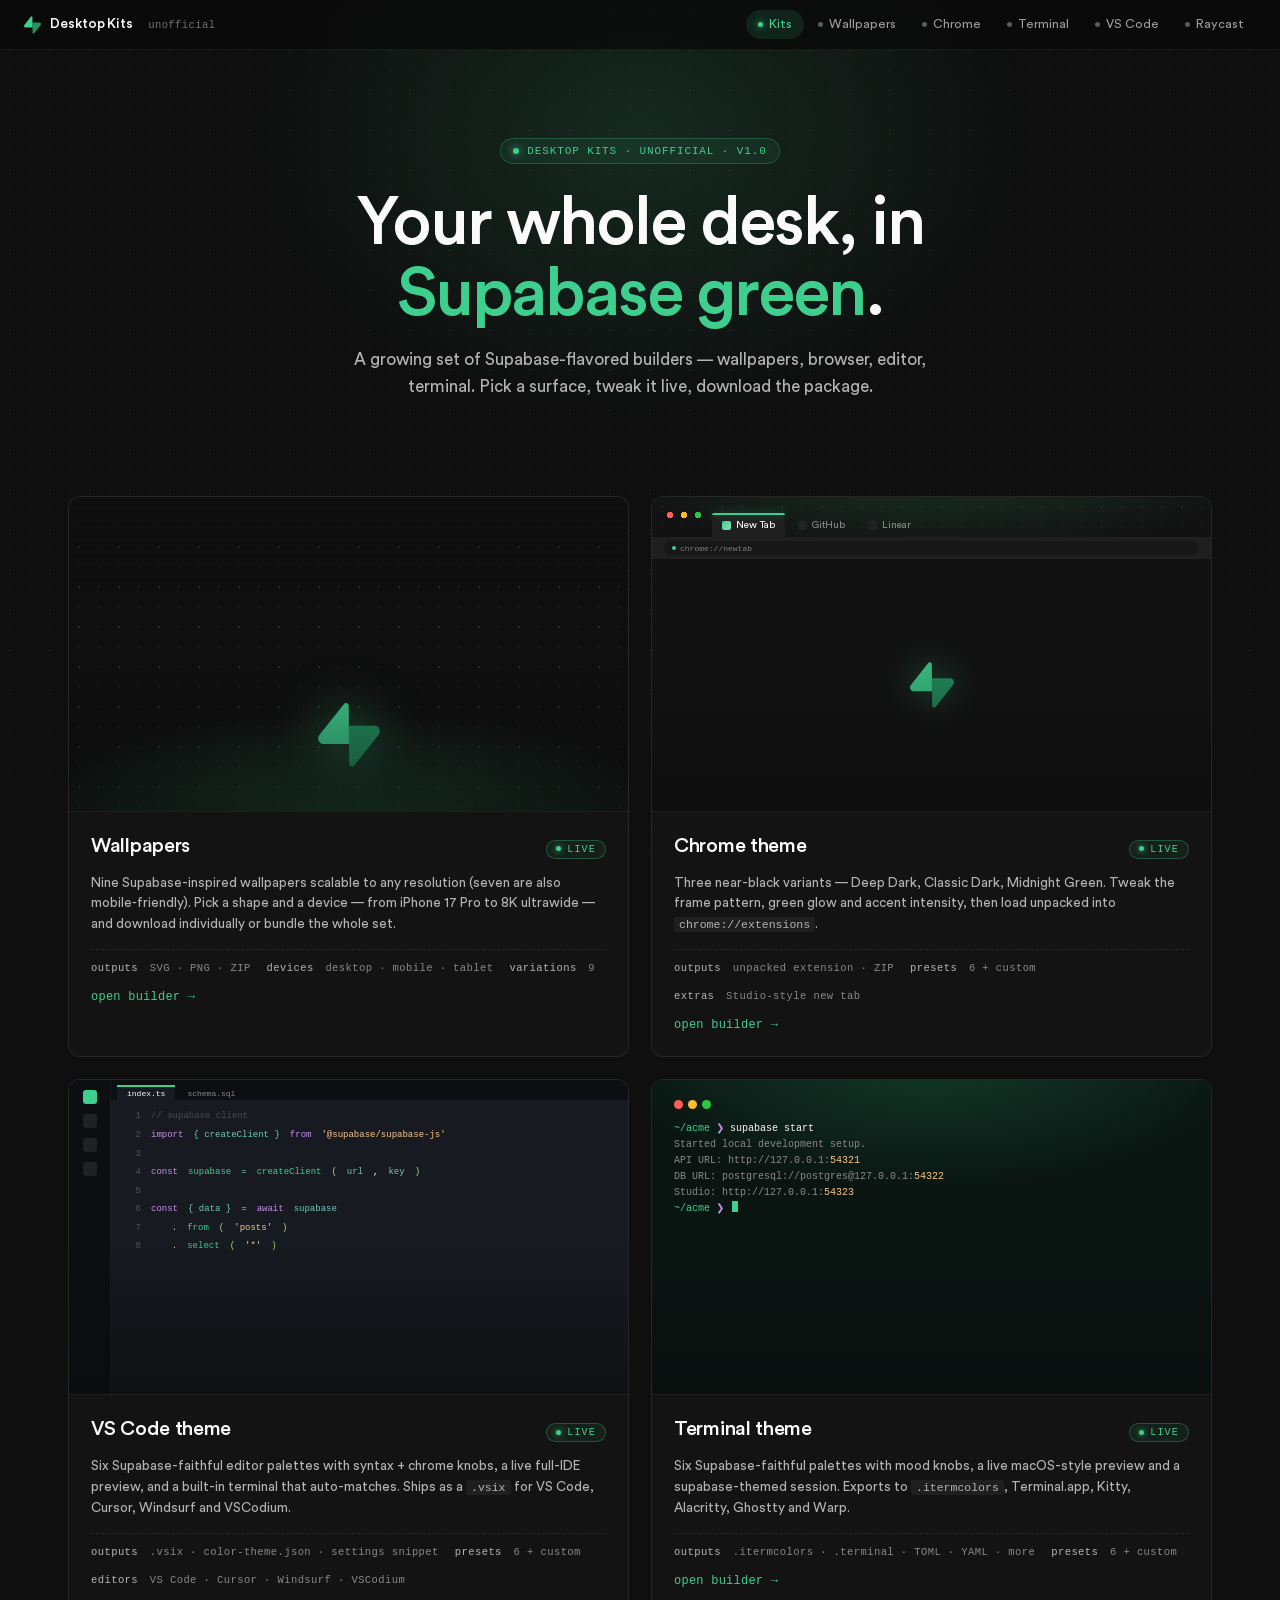
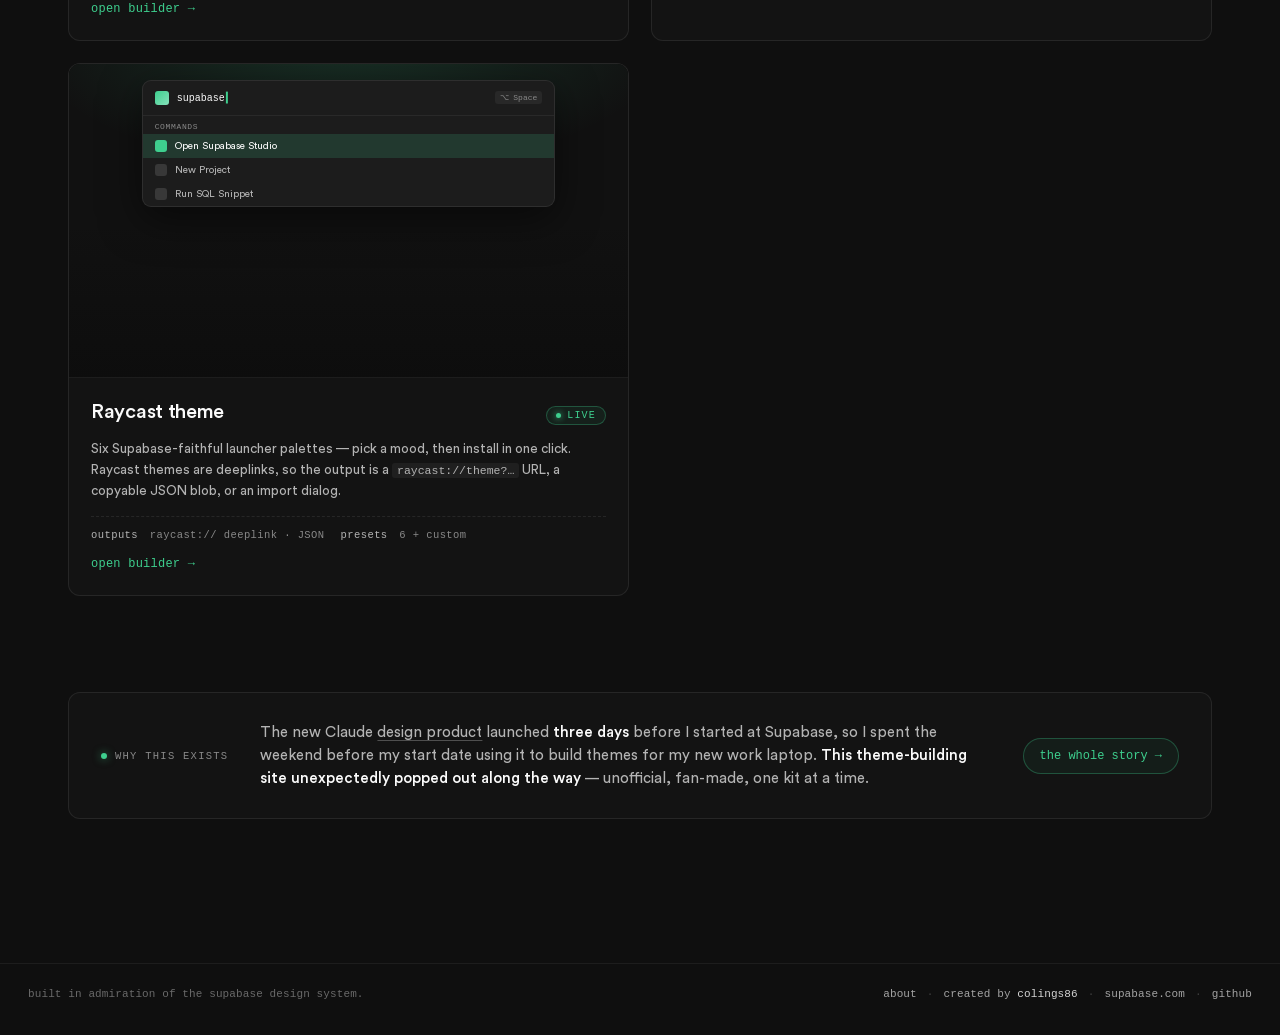
<file: index.html>
<!DOCTYPE html>
<html lang="en">
<head>
<meta charset="UTF-8">
<title>Supabase Desktop Kits</title>
<meta name="viewport" content="width=device-width, initial-scale=1">
<link rel="icon" type="image/svg+xml" href="data:image/svg+xml;utf8,<svg xmlns='http://www.w3.org/2000/svg' viewBox='0 0 109 113'><path d='M63.71 110.28c-2.86 3.6-8.66 1.63-8.73-2.97L53.97 40.06h45.22c8.19 0 12.76 9.46 7.67 15.88z' fill='%233ECF8E'/><path d='M45.32 2.07c2.86-3.6 8.66-1.63 8.73 2.97l.44 67.25H9.83c-8.19 0-12.76-9.46-7.67-15.88z' fill='%233ECF8E'/></svg>" />
<link rel="stylesheet" href="chrome-theme/shared/colors_and_type.css">
<link rel="stylesheet" href="kits-nav.css?v=4">
<script defer src="kits-nav.js?v=4" data-active="hub" data-root="" data-tagline="built in admiration of the supabase design system."></script>
<style>
  * { box-sizing: border-box; }
  html, body { margin: 0; padding: 0; }
  body {
    background: var(--bg-alt);
    color: var(--fg);
    font-family: var(--font-sans);
    min-height: 100vh;
    position: relative;
    overflow-x: hidden;
  }
  body::before {
    content: '';
    position: fixed;
    inset: 0;
    background-image:
      radial-gradient(circle at 10px 10px, hsl(var(--brand-default) / 0.06) 0.6px, transparent 1.1px),
      radial-gradient(circle at 10px 10px, rgba(255,255,255,0.035) 0.6px, transparent 1.1px);
    background-size: 40px 40px, 20px 20px;
    pointer-events: none;
    z-index: 0;
    mask-image: linear-gradient(180deg, #000 0, #000 65%, transparent 100%);
  }
  body::after {
    content: '';
    position: fixed;
    top: -30%; left: 10%;
    width: 80%; height: 90%;
    background: radial-gradient(ellipse 55% 50% at 50% 50%, hsl(var(--brand-default) / 0.14), transparent 70%);
    pointer-events: none;
    z-index: 0;
  }
  main { position: relative; z-index: 1; }

  /* ── Hero ──────────────────────────────────────────────────────────── */
  .hero {
    max-width: 1100px;
    margin: 0 auto;
    padding: 88px 28px 48px;
    text-align: center;
  }
  .eyebrow {
    display: inline-flex; align-items: center; gap: 8px;
    padding: 6px 12px;
    border-radius: 999px;
    background: hsl(var(--brand-default) / 0.08);
    border: 1px solid hsl(var(--brand-default) / 0.25);
    color: #3ECF8E;
    font-family: var(--font-mono);
    font-size: 11px;
    letter-spacing: 0.08em;
    text-transform: uppercase;
    margin-bottom: 24px;
  }
  .eyebrow .pulse {
    width: 6px; height: 6px; border-radius: 50%;
    background: var(--brand); box-shadow: 0 0 8px var(--brand);
  }
  .hero h1 {
    font-size: clamp(38px, 6vw, 68px);
    line-height: 1.04;
    font-weight: 500;
    letter-spacing: -0.03em;
    margin: 0 auto 18px;
    max-width: 860px;
  }
  .hero h1 .accent {
    color: var(--brand);
  }
  .hero p {
    font-size: 17px;
    line-height: 1.55;
    color: var(--fg-light);
    max-width: 620px;
    margin: 0 auto;
  }

  /* ── Kits grid ─────────────────────────────────────────────────────── */
  .kits {
    max-width: 1200px;
    margin: 0 auto;
    padding: 48px 28px 96px;
    display: grid;
    grid-template-columns: repeat(2, 1fr);
    gap: 22px;
  }
  @media (max-width: 860px) { .kits { grid-template-columns: 1fr; } }

  .kit {
    position: relative;
    display: flex;
    flex-direction: column;
    background: rgba(255,255,255,0.02);
    border: 1px solid rgba(255,255,255,0.08);
    border-radius: 12px;
    overflow: hidden;
    text-decoration: none;
    color: inherit;
    transition: transform .18s ease, border-color .18s ease, background .18s ease;
  }
  .kit.is-live:hover {
    transform: translateY(-2px);
    border-color: hsl(var(--brand-default) / 0.35);
    background: rgba(255,255,255,0.035);
  }
  .kit.is-soon { opacity: 0.78; cursor: not-allowed; }

  .kit-preview {
    position: relative;
    aspect-ratio: 16 / 9;
    overflow: hidden;
    background: var(--bg-alt);
    border-bottom: 1px solid rgba(255,255,255,0.06);
  }
  .kit-preview::after {
    content: '';
    position: absolute; inset: 0;
    background: linear-gradient(180deg, transparent 50%, rgba(10,10,10,0.55) 100%);
    pointer-events: none;
  }
  .kit-body {
    padding: 22px 22px 24px;
    display: flex;
    flex-direction: column;
    gap: 14px;
  }
  .kit-heading {
    display: flex; align-items: baseline;
    justify-content: space-between;
    gap: 14px;
    flex-wrap: wrap;
  }
  .kit-title {
    font-size: 20px;
    font-weight: 500;
    letter-spacing: -0.015em;
    margin: 0;
  }
  .kit-status {
    font-family: var(--font-mono);
    font-size: 10px;
    letter-spacing: 0.12em;
    text-transform: uppercase;
    padding: 3px 9px;
    border-radius: 999px;
    border: 1px solid rgba(255,255,255,0.1);
    color: var(--fg-lighter);
  }
  .kit-status.live {
    color: var(--brand);
    border-color: hsl(var(--brand-default) / 0.3);
    background: hsl(var(--brand-default) / 0.07);
  }
  .kit-status.live::before {
    content: '';
    display: inline-block;
    width: 5px; height: 5px; border-radius: 50%;
    background: var(--brand);
    box-shadow: 0 0 6px var(--brand);
    margin-right: 6px;
    vertical-align: middle;
  }
  .kit-desc {
    margin: 0;
    color: var(--fg-light);
    font-size: 13.5px;
    line-height: 1.55;
  }
  .kit-desc code {
    font-family: var(--font-mono);
    font-size: 11.5px;
    background: rgba(255,255,255,0.05);
    padding: 1px 5px;
    border-radius: 3px;
  }
  .kit-meta {
    display: flex;
    gap: 16px;
    flex-wrap: wrap;
    font-family: var(--font-mono);
    font-size: 10.5px;
    letter-spacing: 0.04em;
    color: var(--fg-lighter);
    padding-top: 12px;
    border-top: 1px dashed rgba(255,255,255,0.08);
  }
  .kit-meta .m-k { color: var(--fg-light); margin-right: 5px; }
  .kit-cta {
    display: inline-flex;
    align-items: center;
    gap: 6px;
    align-self: flex-start;
    color: var(--brand);
    font-family: var(--font-mono);
    font-size: 12px;
    letter-spacing: 0.02em;
    padding-top: 2px;
  }
  .kit.is-soon .kit-cta { color: var(--fg-lighter); }

  /* ── Preview art ──────────────────────────────────────────────────── */

  /* Wallpapers */
  .prev-wp {
    position: absolute; inset: 0;
    background:
      radial-gradient(ellipse 90% 60% at 50% 110%, hsl(var(--brand-default) / 0.35), transparent 70%),
      radial-gradient(circle at 10px 10px, hsl(var(--brand-default) / 0.12) 0.8px, transparent 1.4px),
      radial-gradient(circle at 10px 10px, rgba(255,255,255,0.05) 0.8px, transparent 1.4px),
      var(--bg-alt);
    background-size: auto, 40px 40px, 20px 20px, auto;
    mask-image: linear-gradient(180deg, transparent 0, #000 30%, #000 100%);
  }
  .prev-wp .mark {
    position: absolute;
    left: 50%; bottom: 14%;
    transform: translate(-50%, 0);
    width: 62px; height: 64px;
    filter: drop-shadow(0 0 24px hsl(var(--brand-default) / 0.5));
  }

  /* Chrome */
  .prev-cr {
    position: absolute; inset: 0;
    background: var(--bg);
    background-image:
      radial-gradient(ellipse 100% 60% at 50% -20%, hsl(var(--brand-default) / 0.22), transparent 65%),
      radial-gradient(circle at 10px 10px, hsl(var(--brand-default) / 0.08) 0.6px, transparent 1.1px),
      radial-gradient(circle at 10px 10px, rgba(255,255,255,0.05) 0.6px, transparent 1.1px);
    background-size: auto, 40px 40px, 20px 20px;
    display: flex;
    flex-direction: column;
  }
  .prev-cr-tabs {
    padding: 11px 12px 0 60px;
    display: flex;
    gap: 3px;
    align-items: flex-end;
    height: 40px;
    position: relative;
  }
  .prev-cr-tabs::before {
    content: '';
    position: absolute;
    top: 14px; left: 14px;
    width: 38px; height: 8px;
    background:
      radial-gradient(circle at 4px 4px, #ff5f57 3px, transparent 3.2px) 0 0/14px 14px no-repeat,
      radial-gradient(circle at 4px 4px, #febc2e 3px, transparent 3.2px) 14px 0/14px 14px no-repeat,
      radial-gradient(circle at 4px 4px, #28c840 3px, transparent 3.2px) 28px 0/14px 14px no-repeat;
  }
  .prev-cr-tab {
    height: 24px;
    padding: 0 10px;
    border-radius: 7px 7px 0 0;
    font-size: 10px;
    display: inline-flex;
    align-items: center;
    gap: 5px;
    color: var(--fg-lighter);
    flex-shrink: 0;
  }
  .prev-cr-tab.act {
    background: var(--bg-surface-100);
    color: var(--fg);
    position: relative;
  }
  .prev-cr-tab.act::before {
    content: '';
    position: absolute;
    top: 0; left: 0; right: 0;
    height: 2px;
    background: var(--brand);
    box-shadow: 0 0 8px hsl(var(--brand-default) / 0.5);
    border-radius: 2px 2px 0 0;
  }
  .prev-cr-tab .fav {
    width: 9px; height: 9px; border-radius: 2px;
    background: linear-gradient(135deg, var(--brand), hsl(var(--brand-600)));
  }
  .prev-cr-tb {
    height: 22px;
    background: var(--bg-surface-100);
    display: flex;
    align-items: center;
    padding: 0 12px;
    gap: 6px;
  }
  .prev-cr-omni {
    flex: 1;
    height: 14px;
    border-radius: 7px;
    background: var(--bg-200);
    display: inline-flex;
    align-items: center;
    padding: 0 8px;
    font-family: var(--font-mono);
    font-size: 8px;
    color: rgba(255,255,255,0.45);
    gap: 4px;
  }
  .prev-cr-omni::before {
    content: '';
    width: 4px; height: 4px; border-radius: 50%;
    background: var(--brand);
  }
  .prev-cr-body {
    flex: 1;
    background: var(--bg);
    display: flex;
    align-items: center;
    justify-content: center;
  }
  .prev-cr-body .mark {
    width: 44px; height: 46px;
    opacity: 0.9;
    filter: drop-shadow(0 0 16px hsl(var(--brand-default) / 0.4));
  }

  /* VS Code */
  .prev-vs {
    position: absolute; inset: 0;
    background: #0f1115;
    display: grid;
    grid-template-columns: 42px 1fr;
    grid-template-rows: 20px 1fr;
  }
  .prev-vs-tabs {
    grid-column: 2;
    background: #0c0e12;
    display: flex;
    padding-top: 5px;
    padding-left: 6px;
    gap: 2px;
  }
  .prev-vs-tab {
    height: 15px;
    padding: 0 10px;
    font-family: var(--font-mono);
    font-size: 8px;
    color: var(--fg-lighter);
    border-top: 2px solid transparent;
    display: inline-flex;
    align-items: center;
  }
  .prev-vs-tab.act {
    background: #171a20;
    color: var(--fg);
    border-top-color: var(--brand);
  }
  .prev-vs-side {
    grid-row: 1 / 3;
    background: #0c0e12;
    border-right: 1px solid rgba(255,255,255,0.06);
    display: flex;
    flex-direction: column;
    align-items: center;
    padding: 10px 0;
    gap: 10px;
  }
  .prev-vs-side span {
    width: 14px; height: 14px; border-radius: 3px;
    background: rgba(255,255,255,0.08);
  }
  .prev-vs-side span:first-child { background: var(--brand); }
  .prev-vs-code {
    grid-column: 2;
    background: #171a20;
    padding: 10px 14px;
    display: flex;
    flex-direction: column;
    gap: 6px;
    font-family: var(--font-mono);
    font-size: 9px;
    line-height: 1.4;
  }
  .prev-vs-code .ln { display: flex; gap: 10px; }
  .prev-vs-code .num { color: rgba(255,255,255,0.25); width: 16px; text-align: right; flex-shrink: 0; }
  .prev-vs-code .kw { color: hsl(var(--code-block-4)); }
  .prev-vs-code .fn { color: hsl(var(--brand-default)); }
  .prev-vs-code .st { color: hsl(var(--code-block-2)); }
  .prev-vs-code .id { color: hsl(var(--code-block-1)); }
  .prev-vs-code .cm { color: var(--fg-muted); }
  .prev-vs-code .pn { color: hsl(var(--code-block-3)); }

  /* Raycast */
  .prev-rc {
    position: absolute; inset: 0;
    background: #111111;
    background-image:
      radial-gradient(ellipse 90% 70% at 50% -10%, hsl(var(--brand-default) / 0.18), transparent 65%);
    display: flex;
    align-items: flex-start;
    justify-content: center;
    padding-top: 16px;
  }
  .prev-rc-win {
    width: 74%;
    background: #1c1c1c;
    border-radius: 9px;
    border: 1px solid rgba(255,255,255,0.08);
    box-shadow: 0 12px 40px rgba(0,0,0,0.5);
    overflow: hidden;
  }
  .prev-rc-search {
    display: flex;
    align-items: center;
    gap: 8px;
    padding: 10px 12px;
    border-bottom: 1px solid rgba(255,255,255,0.06);
    font-family: var(--font-mono);
    font-size: 10px;
  }
  .prev-rc-search .ic {
    width: 14px; height: 14px; border-radius: 3px;
    background: linear-gradient(135deg, var(--brand), hsl(var(--brand-600)));
  }
  .prev-rc-search .q { color: var(--fg); flex: 1; }
  .prev-rc-search .q::after { content: '▎'; color: var(--brand); margin-left: 1px; }
  .prev-rc-search .kbd {
    font-size: 8px;
    color: var(--fg-lighter);
    padding: 2px 5px;
    border-radius: 3px;
    background: rgba(255,255,255,0.05);
  }
  .prev-rc-sec {
    padding: 6px 12px 3px;
    font-family: var(--font-mono);
    font-size: 8px;
    letter-spacing: 0.08em;
    text-transform: uppercase;
    color: var(--fg-lighter);
  }
  .prev-rc-row {
    display: flex; align-items: center; gap: 8px;
    padding: 6px 12px;
    font-size: 10px;
    color: var(--fg-light);
  }
  .prev-rc-row.sel {
    background: hsl(var(--brand-default) / 0.16);
    color: var(--fg);
  }
  .prev-rc-row .dot {
    width: 12px; height: 12px; border-radius: 3px;
    background: rgba(255,255,255,0.12);
    flex-shrink: 0;
  }
  .prev-rc-row.sel .dot { background: var(--brand); }

  /* iTerm */
  .prev-it {
    position: absolute; inset: 0;
    background: #0a1512;
    padding: 20px 22px 0;
    display: flex;
    flex-direction: column;
    background-image:
      radial-gradient(ellipse 90% 70% at 50% -10%, hsl(var(--brand-default) / 0.2), transparent 65%);
  }
  .prev-it-bar {
    display: flex;
    gap: 5px;
    margin-bottom: 12px;
  }
  .prev-it-bar span {
    width: 9px; height: 9px; border-radius: 50%;
    background: rgba(255,255,255,0.1);
  }
  .prev-it-bar span:nth-child(1) { background: #ff5f57; }
  .prev-it-bar span:nth-child(2) { background: #febc2e; }
  .prev-it-bar span:nth-child(3) { background: #28c840; }
  .prev-it-body {
    font-family: var(--font-mono);
    font-size: 10px;
    line-height: 1.6;
    color: var(--fg-light);
    display: flex;
    flex-direction: column;
  }
  .prev-it-body .ps { color: hsl(var(--brand-default)); }
  .prev-it-body .cmd { color: var(--fg); }
  .prev-it-body .sec { color: hsl(var(--code-block-4)); }
  .prev-it-body .out { color: var(--fg-lighter); }
  .prev-it-body .num { color: hsl(var(--code-block-2)); }
  .prev-it-body .cursor {
    display: inline-block;
    width: 6px; height: 11px;
    background: var(--brand);
    vertical-align: -1px;
    margin-left: 2px;
    animation: blink 1.2s steps(1) infinite;
  }
  @keyframes blink { 0%,49% { opacity: 1; } 50%,100% { opacity: 0; } }

  /* ── Why this exists teaser ───────────────────────────────────────── */
  .why {
    max-width: 1200px;
    margin: 0 auto;
    padding: 0 28px 96px;
    position: relative;
    z-index: 1;
  }
  .why-card {
    border: 1px solid rgba(255,255,255,0.08);
    border-radius: 12px;
    background: rgba(255,255,255,0.02);
    padding: 28px 32px;
    display: grid;
    grid-template-columns: auto 1fr auto;
    gap: 32px;
    align-items: center;
  }
  @media (max-width: 760px) {
    .why-card { grid-template-columns: 1fr; gap: 18px; padding: 24px; }
  }
  .why-eyebrow {
    font-family: var(--font-mono);
    font-size: 10.5px;
    letter-spacing: 0.12em;
    text-transform: uppercase;
    color: var(--fg-lighter);
    white-space: nowrap;
  }
  .why-eyebrow::before {
    content: '';
    display: inline-block;
    width: 6px; height: 6px; border-radius: 50%;
    background: var(--brand);
    box-shadow: 0 0 8px hsl(var(--brand-default) / 0.6);
    margin-right: 8px;
    vertical-align: middle;
  }
  .why-text {
    font-size: 15px;
    line-height: 1.55;
    color: var(--fg-light);
    text-wrap: pretty;
    margin: 0;
  }
  .why-text strong { color: var(--fg); font-weight: 500; }
  .why-cta {
    display: inline-flex;
    align-items: center;
    gap: 8px;
    color: var(--brand);
    font-family: var(--font-mono);
    font-size: 12px;
    text-decoration: none;
    padding: 10px 16px;
    border: 1px solid hsl(var(--brand-default) / 0.3);
    border-radius: 999px;
    background: hsl(var(--brand-default) / 0.06);
    white-space: nowrap;
    transition: background .15s, border-color .15s;
  }
  .why-cta:hover {
    background: hsl(var(--brand-default) / 0.12);
    border-color: hsl(var(--brand-default) / 0.5);
  }
</style>
</head>
<body>

<main>

  <section class="hero">
    <span class="eyebrow"><span class="pulse"></span>desktop kits · unofficial · v1.0</span>
    <h1>Your whole desk, in <span class="accent">Supabase green</span>.</h1>
    <p>A growing set of Supabase-flavored builders — wallpapers, browser, editor, terminal. Pick a surface, tweak it live, download the package.</p>
  </section>

  <section class="kits">

    <a class="kit is-live" href="wallpapers/index.html">
      <div class="kit-preview">
        <div class="prev-wp">
          <svg class="mark" viewBox="0 0 109 113" fill="none" aria-hidden="true">
            <path d="M63.71 110.28C60.85 113.89 55.05 111.91 54.98 107.31L53.97 40.06H99.19C107.38 40.06 111.95 49.52 106.86 55.94L63.71 110.28Z" fill="#249361"/>
            <path d="M45.32 2.07C48.18 -1.53 53.97 0.44 54.04 5.04L54.48 72.29H9.83C1.64 72.29 -2.93 62.83 2.17 56.42L45.32 2.07Z" fill="#3ECF8E"/>
          </svg>
        </div>
      </div>
      <div class="kit-body">
        <div class="kit-heading">
          <h2 class="kit-title">Wallpapers</h2>
          <span class="kit-status live">live</span>
        </div>
        <p class="kit-desc">Nine Supabase-inspired wallpapers scalable to any resolution (seven are also mobile‑friendly). Pick a shape and a device — from iPhone 17 Pro to 8K ultrawide — and download individually or bundle the whole set.</p>
        <div class="kit-meta">
          <span><span class="m-k">outputs</span> SVG · PNG · ZIP</span>
          <span><span class="m-k">devices</span> desktop · mobile · tablet</span>
          <span><span class="m-k">variations</span> 9</span>
        </div>
        <span class="kit-cta">open builder →</span>
      </div>
    </a>

    <a class="kit is-live" href="chrome-theme/index.html">
      <div class="kit-preview">
        <div class="prev-cr">
          <div class="prev-cr-tabs">
            <div class="prev-cr-tab act"><span class="fav"></span>New Tab</div>
            <div class="prev-cr-tab"><span class="fav" style="background:#222"></span>GitHub</div>
            <div class="prev-cr-tab"><span class="fav" style="background:#222"></span>Linear</div>
          </div>
          <div class="prev-cr-tb">
            <div class="prev-cr-omni">chrome://newtab</div>
          </div>
          <div class="prev-cr-body">
            <svg class="mark" viewBox="0 0 109 113" fill="none" aria-hidden="true">
              <path d="M63.71 110.28C60.85 113.89 55.05 111.91 54.98 107.31L53.97 40.06H99.19C107.38 40.06 111.95 49.52 106.86 55.94L63.71 110.28Z" fill="#249361"/>
              <path d="M45.32 2.07C48.18 -1.53 53.97 0.44 54.04 5.04L54.48 72.29H9.83C1.64 72.29 -2.93 62.83 2.17 56.42L45.32 2.07Z" fill="#3ECF8E"/>
            </svg>
          </div>
        </div>
      </div>
      <div class="kit-body">
        <div class="kit-heading">
          <h2 class="kit-title">Chrome theme</h2>
          <span class="kit-status live">live</span>
        </div>
        <p class="kit-desc">Three near-black variants — Deep Dark, Classic Dark, Midnight Green. Tweak the frame pattern, green glow and accent intensity, then load unpacked into <code>chrome://extensions</code>.</p>
        <div class="kit-meta">
          <span><span class="m-k">outputs</span> unpacked extension · ZIP</span>
          <span><span class="m-k">presets</span> 6 + custom</span>
          <span><span class="m-k">extras</span> Studio-style new tab</span>
        </div>
        <span class="kit-cta">open builder →</span>
      </div>
    </a>

    <a class="kit is-live" href="vscode-theme/index.html">
      <div class="kit-preview">
        <div class="prev-vs">
          <div class="prev-vs-side"><span></span><span></span><span></span><span></span></div>
          <div class="prev-vs-tabs">
            <div class="prev-vs-tab act">index.ts</div>
            <div class="prev-vs-tab">schema.sql</div>
          </div>
          <div class="prev-vs-code">
            <div class="ln"><span class="num">1</span><span class="cm">// supabase client</span></div>
            <div class="ln"><span class="num">2</span><span class="kw">import</span> <span class="id">{ createClient }</span> <span class="kw">from</span> <span class="st">'@supabase/supabase-js'</span></div>
            <div class="ln"><span class="num">3</span></div>
            <div class="ln"><span class="num">4</span><span class="kw">const</span> <span class="fn">supabase</span> <span class="id">=</span> <span class="fn">createClient</span><span class="pn">(</span><span class="id">url</span>, <span class="id">key</span><span class="pn">)</span></div>
            <div class="ln"><span class="num">5</span></div>
            <div class="ln"><span class="num">6</span><span class="kw">const</span> <span class="id">{ data }</span> <span class="id">=</span> <span class="kw">await</span> <span class="id">supabase</span></div>
            <div class="ln"><span class="num">7</span>&nbsp;&nbsp;<span class="pn">.</span><span class="fn">from</span><span class="pn">(</span><span class="st">'posts'</span><span class="pn">)</span></div>
            <div class="ln"><span class="num">8</span>&nbsp;&nbsp;<span class="pn">.</span><span class="fn">select</span><span class="pn">(</span><span class="st">'*'</span><span class="pn">)</span></div>
          </div>
        </div>
      </div>
      <div class="kit-body">
        <div class="kit-heading">
          <h2 class="kit-title">VS Code theme</h2>
          <span class="kit-status live">live</span>
        </div>
        <p class="kit-desc">Six Supabase-faithful editor palettes with syntax + chrome knobs, a live full-IDE preview, and a built-in terminal that auto-matches. Ships as a <code>.vsix</code> for VS Code, Cursor, Windsurf and VSCodium.</p>
        <div class="kit-meta">
          <span><span class="m-k">outputs</span> .vsix · color-theme.json · settings snippet</span>
          <span><span class="m-k">presets</span> 6 + custom</span>
          <span><span class="m-k">editors</span> VS Code · Cursor · Windsurf · VSCodium</span>
        </div>
        <span class="kit-cta">open builder →</span>
      </div>
    </a>

    <a class="kit is-live" href="terminal-theme/index.html">
      <div class="kit-preview">
        <div class="prev-it">
          <div class="prev-it-bar"><span></span><span></span><span></span></div>
          <div class="prev-it-body">
            <div><span class="ps">~/acme</span> <span class="sec">❯</span> <span class="cmd">supabase start</span></div>
            <div><span class="out">Started local development setup.</span></div>
            <div><span class="out">  API URL:   http://127.0.0.1:<span class="num">54321</span></span></div>
            <div><span class="out">  DB URL:    postgresql://postgres@127.0.0.1:<span class="num">54322</span></span></div>
            <div><span class="out">  Studio:    http://127.0.0.1:<span class="num">54323</span></span></div>
            <div><span class="ps">~/acme</span> <span class="sec">❯</span> <span class="cursor"></span></div>
          </div>
        </div>
      </div>
      <div class="kit-body">
        <div class="kit-heading">
          <h2 class="kit-title">Terminal theme</h2>
          <span class="kit-status live">live</span>
        </div>
        <p class="kit-desc">Six Supabase-faithful palettes with mood knobs, a live macOS-style preview and a supabase-themed session. Exports to <code>.itermcolors</code>, Terminal.app, Kitty, Alacritty, Ghostty and Warp.</p>
        <div class="kit-meta">
          <span><span class="m-k">outputs</span> .itermcolors · .terminal · TOML · YAML · more</span>
          <span><span class="m-k">presets</span> 6 + custom</span>
        </div>
        <span class="kit-cta">open builder →</span>
      </div>
    </a>

    <a class="kit is-live" href="raycast-theme/index.html">
      <div class="kit-preview">
        <div class="prev-rc">
          <div class="prev-rc-win">
            <div class="prev-rc-search">
              <span class="ic"></span>
              <span class="q">supabase</span>
              <span class="kbd">⌥ Space</span>
            </div>
            <div class="prev-rc-sec">Commands</div>
            <div class="prev-rc-row sel"><span class="dot"></span>Open Supabase Studio</div>
            <div class="prev-rc-row"><span class="dot"></span>New Project</div>
            <div class="prev-rc-row"><span class="dot"></span>Run SQL Snippet</div>
          </div>
        </div>
      </div>
      <div class="kit-body">
        <div class="kit-heading">
          <h2 class="kit-title">Raycast theme</h2>
          <span class="kit-status live">live</span>
        </div>
        <p class="kit-desc">Six Supabase-faithful launcher palettes — pick a mood, then install in one click. Raycast themes are deeplinks, so the output is a <code>raycast://theme?…</code> URL, a copyable JSON blob, or an import dialog.</p>
        <div class="kit-meta">
          <span><span class="m-k">outputs</span> raycast:// deeplink · JSON</span>
          <span><span class="m-k">presets</span> 6 + custom</span>
        </div>
        <span class="kit-cta">open builder →</span>
      </div>
    </a>

  </section>

  <section class="why">
    <div class="why-card">
      <span class="why-eyebrow">why this exists</span>
      <p class="why-text">The new Claude <a href="https://claude.ai/design" target="_blank" rel="noopener" style="color: inherit; text-decoration: underline; text-underline-offset: 3px; text-decoration-color: rgba(255,255,255,0.25);">design product</a> launched <strong>three days</strong> before I started at Supabase, so I spent the weekend before my start date using it to build themes for my new work laptop. <strong>This theme-building site unexpectedly popped out along the way</strong> — unofficial, fan-made, one kit at a time.</p>
      <a class="why-cta" href="about.html">the whole story →</a>
    </div>
  </section>

</main>

</body>
</html>
</file>
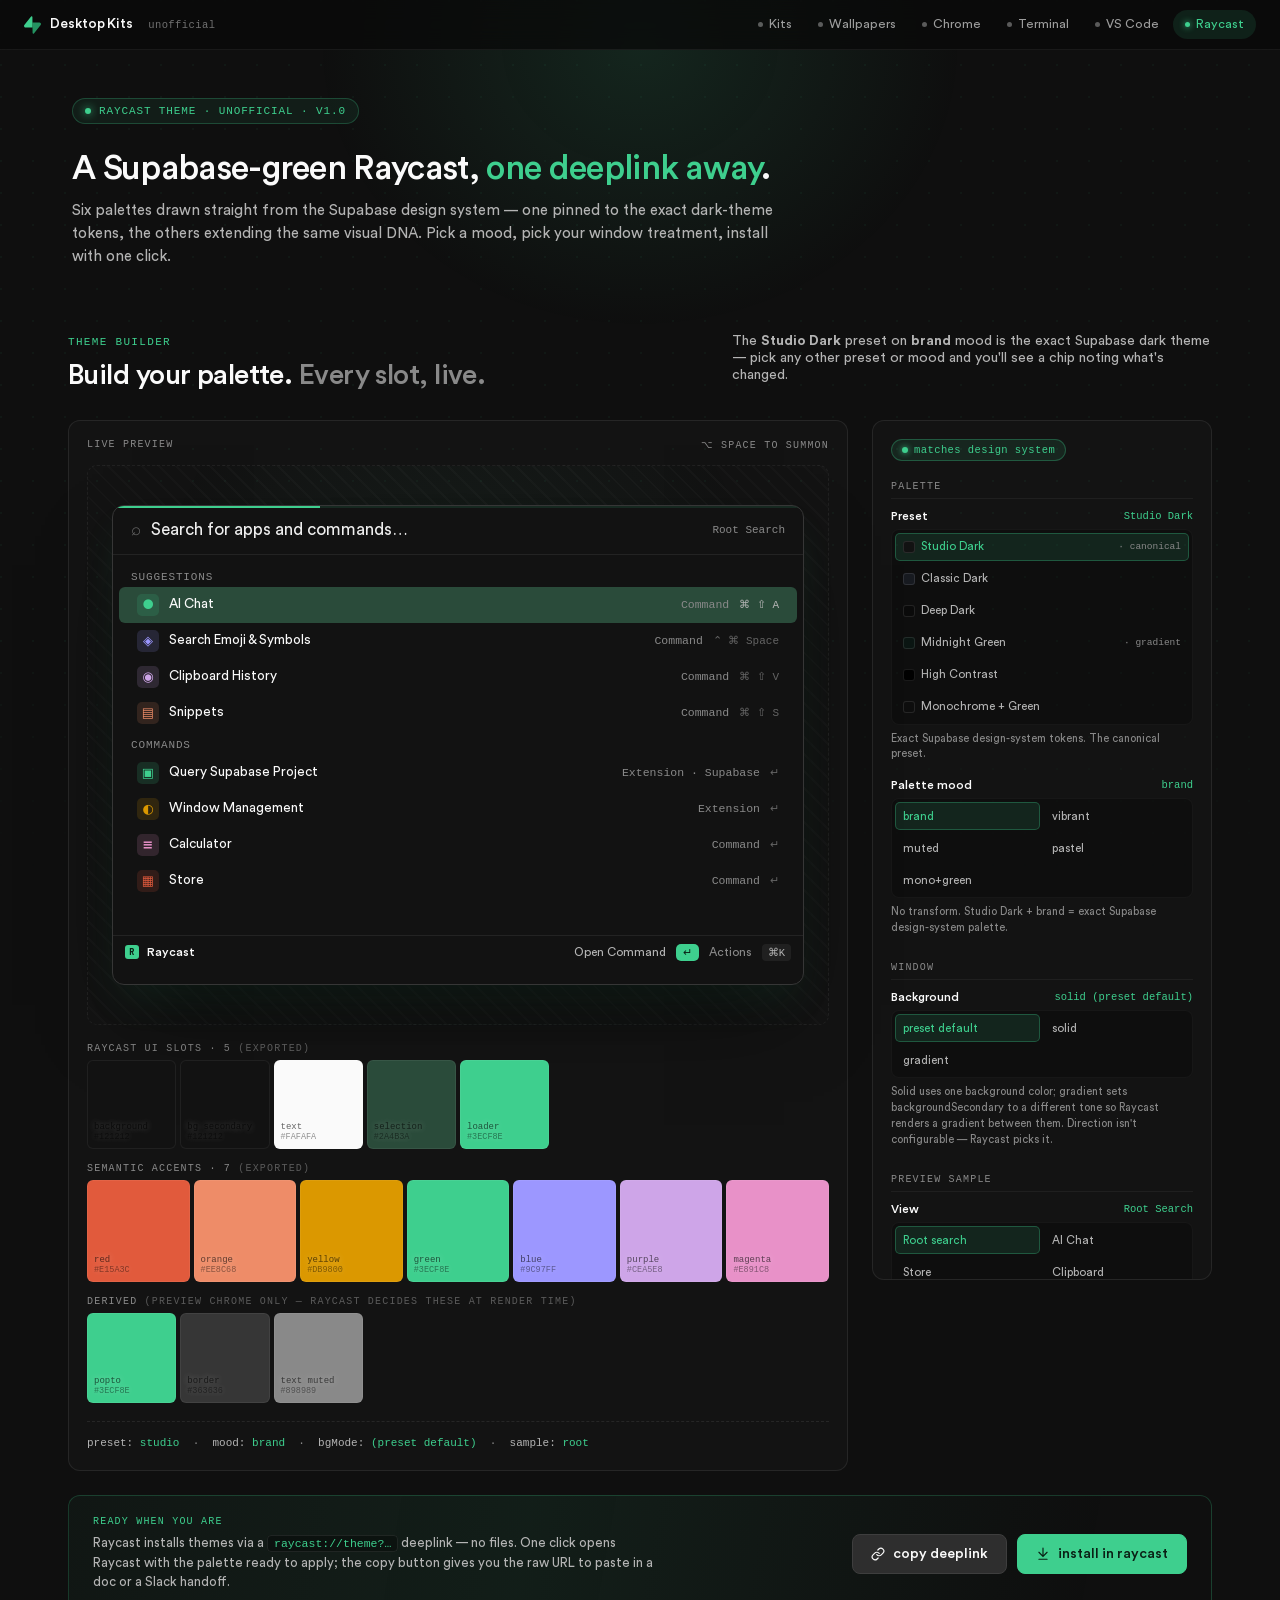
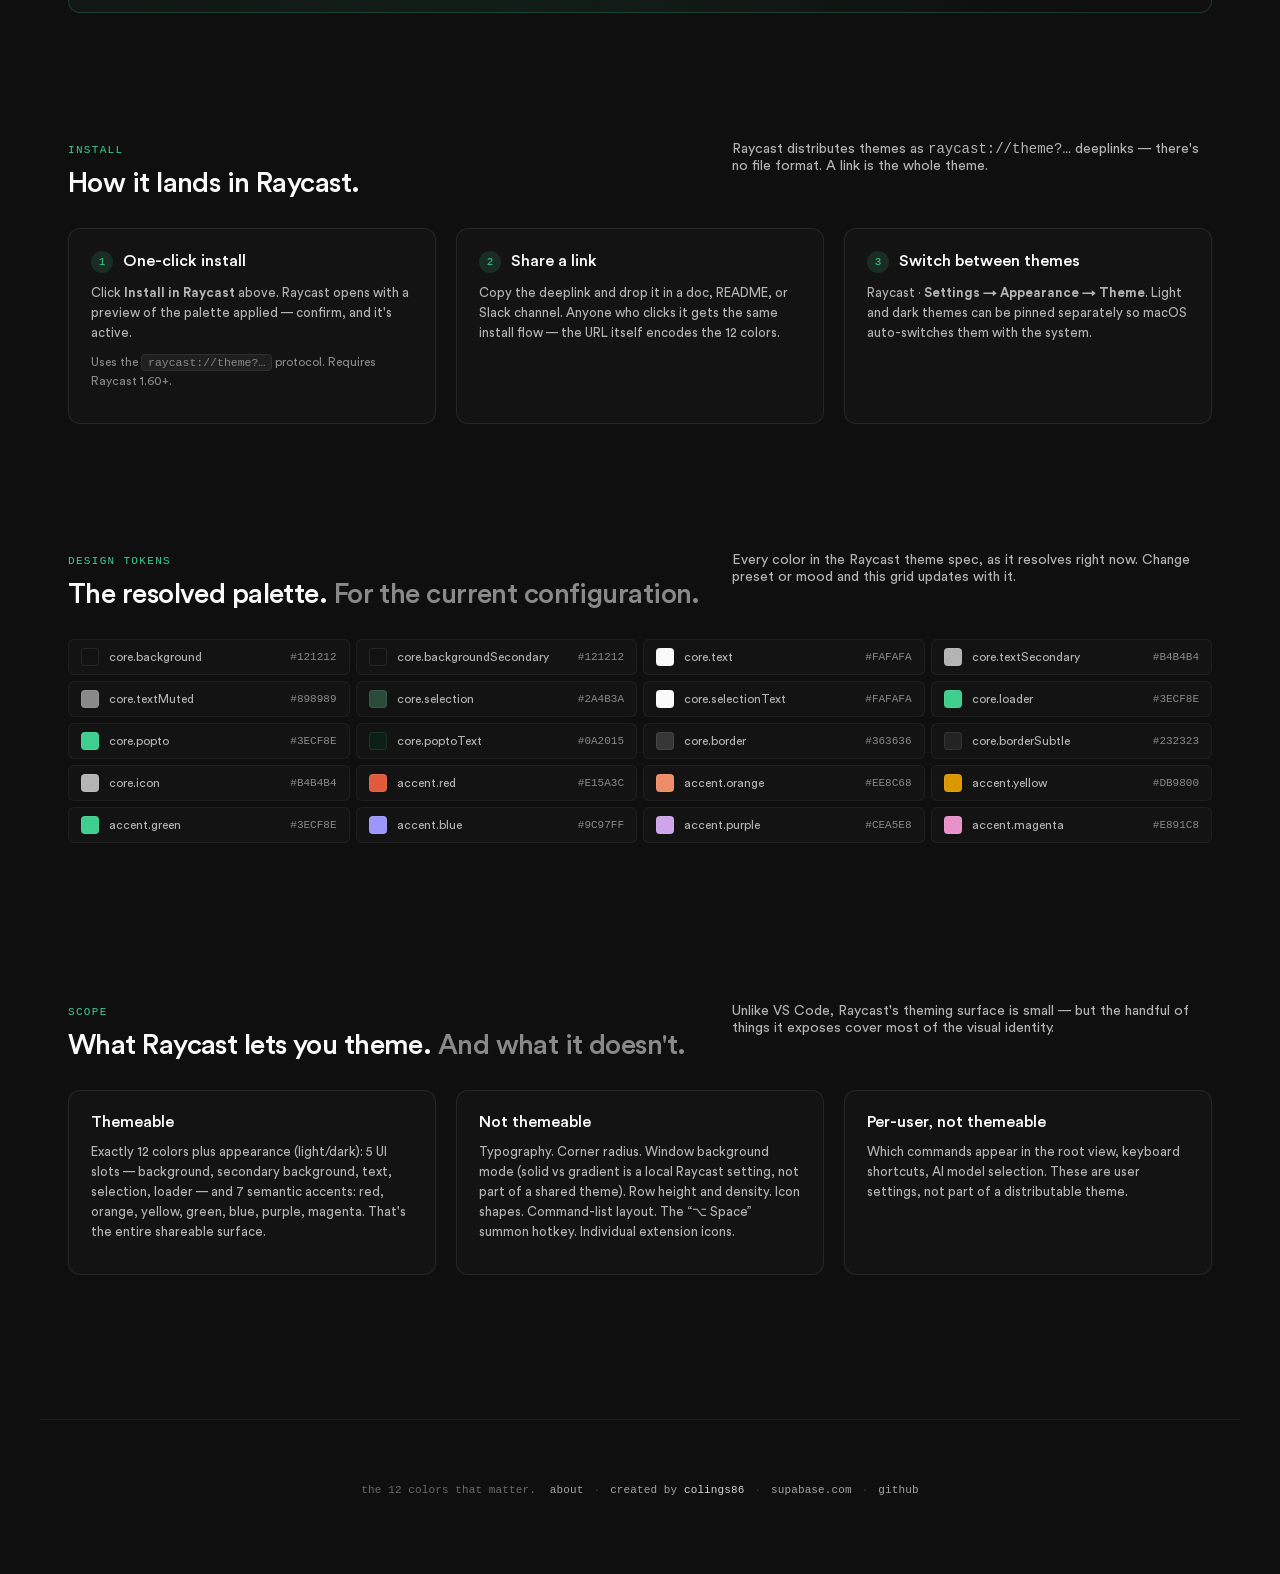
<file: raycast-theme/index.html>
<!DOCTYPE html>
<html lang="en">
<head>
<meta charset="UTF-8">
<title>Supabase Raycast Theme</title>
<meta name="viewport" content="width=device-width, initial-scale=1">
<link rel="icon" type="image/svg+xml" href="data:image/svg+xml;utf8,<svg xmlns='http://www.w3.org/2000/svg' viewBox='0 0 109 113'><path d='M63.71 110.28c-2.86 3.6-8.66 1.63-8.73-2.97L53.97 40.06h45.22c8.19 0 12.76 9.46 7.67 15.88z' fill='%233ECF8E'/><path d='M45.32 2.07c2.86-3.6 8.66-1.63 8.73 2.97l.44 67.25H9.83c-8.19 0-12.76-9.46-7.67-15.88z' fill='%233ECF8E'/></svg>" />
<link rel="stylesheet" href="../chrome-theme/shared/colors_and_type.css">
<link rel="stylesheet" href="../kits-nav.css?v=4">
<script defer src="../kits-nav.js?v=4" data-active="raycast" data-root="../" data-tagline="the 12 colors that matter."></script>
<style>
  * { box-sizing: border-box; }
  html, body { margin: 0; padding: 0; }
  body {
    background: var(--bg-alt);
    color: var(--fg);
    font-family: var(--font-sans);
    min-height: 100vh;
    position: relative;
    overflow-x: hidden;
  }

  body::before {
    content: ''; position: fixed; inset: 0;
    background-image: radial-gradient(circle at 1px 1px, hsl(var(--brand-default) / 0.05) 1px, transparent 1px);
    background-size: 32px 32px;
    pointer-events: none; z-index: 0;
    mask-image: linear-gradient(180deg, #000 0, #000 70%, transparent 100%);
  }
  body::after {
    content: ''; position: fixed;
    top: -40%; left: 20%; width: 60%; height: 90%;
    background: radial-gradient(ellipse 60% 50% at 50% 50%, hsl(var(--brand-default) / 0.12), transparent 70%);
    pointer-events: none; z-index: 0;
  }
  main { position: relative; z-index: 1; }

  /* ---------------- HERO ---------------- */
  .hero { max-width: 1200px; margin: 0 auto; padding: 48px 32px 0; }
  .hero .eyebrow {
    display: inline-flex; align-items: center; gap: 8px;
    padding: 6px 12px; border-radius: 999px;
    background: hsl(var(--brand-default) / 0.08);
    border: 1px solid hsl(var(--brand-default) / 0.25);
    color: var(--brand);
    font-family: var(--font-mono); font-size: 11px;
    letter-spacing: 0.08em; text-transform: uppercase;
    margin-bottom: 24px;
  }
  .hero .eyebrow .pulse { width: 6px; height: 6px; border-radius: 50%; background: var(--brand); box-shadow: 0 0 8px var(--brand); }
  .hero h1 { font-size: 34px; line-height: 1.2; font-weight: 500; letter-spacing: -0.02em; margin: 0 0 10px; max-width: 820px; }
  .hero h1 .accent { color: var(--brand); }
  .hero p { font-size: 15px; line-height: 1.55; color: var(--fg-light); max-width: 720px; margin: 0; }

  /* ---------------- SECTION BLOCKS ---------------- */
  section.block { max-width: 1200px; margin: 0 auto; padding: 64px 28px; }
  .block-head {
    display: flex; align-items: baseline; justify-content: space-between;
    margin-bottom: 28px; gap: 20px; flex-wrap: wrap;
  }
  .block-title { font-size: 28px; font-weight: 500; letter-spacing: -0.02em; margin: 0; }
  .block-title .muted { color: var(--fg-lighter); }
  .block-sub { color: var(--fg-light); font-size: 14px; max-width: 480px; margin: 0; }
  .overline {
    font-family: var(--font-mono); font-size: 11px; letter-spacing: 0.12em;
    text-transform: uppercase; color: var(--brand); margin-bottom: 10px;
  }

  /* ---------------- BUILDER GRID ---------------- */
  .builder-grid {
    display: grid;
    grid-template-columns: minmax(0, 1fr) 340px;
    gap: 24px;
    align-items: flex-start;
  }
  @media (max-width: 1100px) { .builder-grid { grid-template-columns: 1fr; } }

  .builder-preview {
    min-width: 0;
    background: rgba(255,255,255,0.02);
    border: 1px solid rgba(255,255,255,0.08);
    border-radius: 12px;
    padding: 18px;
  }
  .preview-head {
    display: flex; justify-content: space-between; align-items: center;
    margin-bottom: 14px;
  }
  .preview-label {
    font-family: var(--font-mono); font-size: 10px;
    letter-spacing: 0.12em; text-transform: uppercase;
    color: var(--fg-lighter);
  }
  .preview-stage {
    display: flex; align-items: center; justify-content: center;
    padding: 36px 24px;
    background:
      radial-gradient(ellipse at 50% 30%, rgba(62,207,142,0.05), transparent 60%),
      repeating-linear-gradient(45deg, rgba(255,255,255,0.02) 0 2px, transparent 2px 12px);
    border-radius: 10px;
    border: 1px dashed rgba(255,255,255,0.06);
    min-height: 560px;
  }
  .rc-window { width: 100%; max-width: 720px; min-height: 480px; display: flex; flex-direction: column; }
  .rc-body { max-height: 380px; }
  .rc-loader-bar {
    animation: rc-loader 1.6s ease-in-out infinite;
  }
  @keyframes rc-loader {
    0%   { left: -30%; }
    50%  { left: 50%; }
    100% { left: 100%; }
  }

  .preview-foot {
    margin-top: 18px; padding-top: 12px;
    border-top: 1px dashed rgba(255,255,255,0.08);
  }
  .config-summary {
    font-family: var(--font-mono); font-size: 11px;
    color: var(--fg-lighter); line-height: 1.7;
    word-break: break-word;
  }
  .config-summary .k { color: var(--fg-light); }
  .config-summary .v { color: var(--brand); }

  /* ---------------- PALETTE VIZ ---------------- */
  .palette-viz { margin-top: 18px; }
  .pvz-group { margin-bottom: 14px; }
  .pvz-group-label {
    font-family: var(--font-mono); font-size: 10px;
    letter-spacing: 0.12em; text-transform: uppercase;
    color: var(--fg-lighter); margin-bottom: 6px;
  }
  .pvz-row {
    display: grid;
    grid-template-columns: repeat(8, 1fr);
    gap: 4px;
  }
  .pvz-row:has(.pvz:nth-child(7):last-child) {
    grid-template-columns: repeat(7, 1fr);
  }
  .pvz {
    position: relative;
    aspect-ratio: 1 / 1;
    min-height: 60px;
    border-radius: 6px;
    border: 1px solid rgba(255,255,255,0.06);
    cursor: default;
    display: flex; flex-direction: column; justify-content: flex-end;
    padding: 6px;
    font-family: var(--font-mono);
    font-size: 9px;
    color: rgba(0,0,0,0.7);
    text-shadow: 0 0 6px rgba(255,255,255,0.4);
    overflow: hidden;
  }
  .pvz-label { font-size: 9px; opacity: 0.85; }
  .pvz-hex { font-size: 8.5px; opacity: 0.6; }

  /* ---------------- CONTROLS ---------------- */
  .builder-controls {
    position: sticky; top: 20px;
    background: rgba(255,255,255,0.02);
    border: 1px solid rgba(255,255,255,0.08);
    border-radius: 12px;
    padding: 18px;
    max-height: calc(100vh - 40px);
    overflow-y: auto;
  }
  @media (max-width: 1100px) { .builder-controls { position: static; max-height: none; } }

  .builder-controls::-webkit-scrollbar { width: 8px; }
  .builder-controls::-webkit-scrollbar-track { background: transparent; }
  .builder-controls::-webkit-scrollbar-thumb { background: rgba(255,255,255,0.08); border-radius: 4px; }

  .brand-chip, .drift-chip {
    display: inline-flex; align-items: center; gap: 6px;
    padding: 4px 10px; border-radius: 999px;
    font-family: var(--font-mono); font-size: 10.5px;
    letter-spacing: 0.04em; margin-bottom: 14px;
  }
  .brand-chip {
    background: hsl(var(--brand-default) / 0.1);
    border: 1px solid hsl(var(--brand-default) / 0.3);
    color: var(--brand);
  }
  .brand-dot { width: 6px; height: 6px; border-radius: 50%; background: var(--brand); box-shadow: 0 0 6px var(--brand); }
  .drift-chip {
    background: hsl(38.9 100% 42.9% / 0.08);
    border: 1px solid hsl(38.9 100% 42.9% / 0.3);
    color: hsl(38.9 100% 55%);
  }
  .drift-dot { width: 6px; height: 6px; border-radius: 50%; background: hsl(38.9 100% 55%); }

  .ctrl-section { padding: 6px 0 4px; }
  .ctrl-group-label {
    font-family: var(--font-mono); font-size: 10px;
    letter-spacing: 0.12em; text-transform: uppercase;
    color: var(--fg-lighter); margin-bottom: 10px;
    padding-bottom: 6px;
    border-bottom: 1px solid rgba(255,255,255,0.05);
  }
  .control { margin-bottom: 16px; }
  .control.is-disabled { opacity: 0.45; pointer-events: none; }
  .control-label {
    display: flex; justify-content: space-between; align-items: center;
    font-size: 12px; color: var(--fg); margin-bottom: 6px;
    font-weight: 500;
  }
  .control-hint {
    font-family: var(--font-mono); font-size: 10.5px;
    color: var(--brand); font-weight: 400;
  }
  .control-desc {
    font-size: 11px; color: var(--fg-lighter); margin-top: 6px; line-height: 1.45;
  }

  .seg {
    display: grid;
    grid-template-columns: repeat(3, 1fr);
    gap: 4px;
    background: rgba(0,0,0,0.25);
    padding: 3px;
    border-radius: 8px;
    border: 1px solid rgba(255,255,255,0.04);
  }
  .seg[data-control="preset"] { grid-template-columns: 1fr; }
  .seg[data-control="mood"],
  .seg[data-control="sample"],
  .seg[data-control="bgMode"] { grid-template-columns: repeat(2, 1fr); }
  .seg button {
    background: transparent;
    border: none;
    color: var(--fg-light);
    font-family: inherit; font-size: 11.5px;
    padding: 7px 8px; border-radius: 5px;
    cursor: pointer; transition: background .12s, color .12s;
    display: flex; align-items: center; gap: 6px; justify-content: flex-start;
    min-height: 28px;
  }
  .seg button[disabled] { cursor: not-allowed; opacity: 0.5; }
  .seg button:hover:not([disabled]) { background: rgba(255,255,255,0.04); color: var(--fg); }
  .seg button.is-on {
    background: hsl(var(--brand-default) / 0.12);
    color: var(--brand);
    box-shadow: inset 0 0 0 1px hsl(var(--brand-default) / 0.3);
  }
  .seg-swatch {
    width: 12px; height: 12px; border-radius: 3px;
    border: 1px solid rgba(255,255,255,0.1); flex-shrink: 0;
  }
  .seg-note { margin-left: auto; font-family: var(--font-mono); font-size: 9.5px; color: var(--fg-lighter); }

  .ctrl-slider {
    width: 100%;
    -webkit-appearance: none; appearance: none;
    height: 4px; background: rgba(255,255,255,0.08);
    border-radius: 4px; outline: none;
  }
  .ctrl-slider::-webkit-slider-thumb {
    -webkit-appearance: none; appearance: none;
    width: 14px; height: 14px; border-radius: 50%;
    background: var(--brand); border: 2px solid #121212;
    cursor: pointer;
  }

  /* ---------------- EXPORT ---------------- */
  .export-row {
    display: flex; gap: 8px; flex-wrap: wrap; margin-top: 8px;
  }
  .btn {
    background: var(--bg-surface-100);
    border: 1px solid var(--border);
    color: var(--fg);
    padding: 9px 14px; border-radius: 8px;
    font-family: inherit; font-size: 13px;
    cursor: pointer; transition: background .15s, border-color .15s;
    display: inline-flex; align-items: center; gap: 8px;
  }
  .btn:hover { background: var(--bg-surface-200); border-color: var(--border-strong); }
  .btn.primary {
    background: hsl(var(--brand-default) / 0.14);
    border-color: hsl(var(--brand-default) / 0.4);
    color: var(--brand);
    font-weight: 500;
  }
  .btn.primary:hover {
    background: hsl(var(--brand-default) / 0.22);
    border-color: hsl(var(--brand-default) / 0.6);
  }
  .btn .dot { width: 6px; height: 6px; border-radius: 50%; background: currentColor; }

  /* ---------------- TOKEN GRID ---------------- */
  .token-grid {
    display: grid;
    grid-template-columns: repeat(auto-fill, minmax(240px, 1fr));
    gap: 6px;
  }
  .token-cell {
    display: flex; align-items: center; gap: 10px;
    padding: 8px 12px;
    background: rgba(255,255,255,0.02);
    border: 1px solid rgba(255,255,255,0.05);
    border-radius: 6px;
    font-size: 12px;
  }
  .tk-swatch { width: 18px; height: 18px; border-radius: 4px; border: 1px solid rgba(255,255,255,0.08); flex-shrink: 0; }
  .tk-name { color: var(--fg-light); flex: 1; min-width: 0; overflow: hidden; text-overflow: ellipsis; white-space: nowrap; }
  .tk-hex { font-family: var(--font-mono); font-size: 11px; color: var(--fg-lighter); }

  /* ---------------- INSTALL ---------------- */
  .install-grid {
    display: grid;
    grid-template-columns: repeat(auto-fit, minmax(280px, 1fr));
    gap: 20px;
  }
  .install-card {
    background: rgba(255,255,255,0.02);
    border: 1px solid rgba(255,255,255,0.08);
    border-radius: 12px;
    padding: 22px;
  }
  .install-card h3 {
    margin: 0 0 10px;
    font-size: 16px; font-weight: 500;
    display: flex; align-items: center; gap: 10px;
  }
  .install-card h3 .num {
    width: 22px; height: 22px; border-radius: 50%;
    background: hsl(var(--brand-default) / 0.14);
    color: var(--brand);
    font-size: 11px; font-family: var(--font-mono);
    display: inline-flex; align-items: center; justify-content: center;
  }
  .install-card p { color: var(--fg-light); font-size: 13px; line-height: 1.55; margin: 0 0 10px; }
  .install-card code {
    background: var(--bg-surface-100);
    border: 1px solid var(--border);
    padding: 1px 6px; border-radius: 4px;
    font-family: var(--font-mono); font-size: 11.5px;
  }

  /* ---------------- TOAST ---------------- */
  .rc-toast {
    position: fixed; bottom: 24px; left: 50%; transform: translateX(-50%) translateY(20px);
    background: var(--bg-surface-200);
    border: 1px solid var(--border-strong);
    color: var(--fg);
    padding: 10px 18px; border-radius: 8px;
    font-size: 13px;
    opacity: 0; transition: opacity .2s, transform .2s;
    z-index: 999;
    box-shadow: 0 10px 30px rgba(0,0,0,0.3);
  }
  .rc-toast.in { opacity: 1; transform: translateX(-50%) translateY(0); }

  /* ---------------- RAYCAST WINDOW CUSTOM ---------------- */
  .rc-popto { box-shadow: 0 1px 0 rgba(0,0,0,0.15); }

  /* ---------------- COPY MODAL ---------------- */
  .rc-copy-modal {
    position: fixed; inset: 0; z-index: 1000;
    background: rgba(0,0,0,0.65); backdrop-filter: blur(4px);
    display: flex; align-items: center; justify-content: center;
    padding: 24px; animation: rc-cm-in .15s ease-out;
  }
  @keyframes rc-cm-in { from { opacity: 0; } to { opacity: 1; } }
  .rc-cm-sheet {
    background: var(--bg-surface-100); color: var(--fg);
    border: 1px solid var(--border-strong); border-radius: 12px;
    width: 100%; max-width: 640px;
    box-shadow: 0 40px 80px rgba(0,0,0,0.5);
    display: flex; flex-direction: column;
  }
  .rc-cm-head {
    display: flex; align-items: center; justify-content: space-between;
    padding: 14px 18px; border-bottom: 1px solid var(--border);
  }
  .rc-cm-title { font-size: 14px; font-weight: 500; }
  .rc-cm-close {
    background: transparent; border: none; color: var(--fg-lighter);
    font-size: 22px; line-height: 1; cursor: pointer; padding: 0 4px;
  }
  .rc-cm-close:hover { color: var(--fg); }
  .rc-cm-hint {
    padding: 12px 18px 0; font-size: 12px; color: var(--fg-light);
    display: flex; align-items: center; gap: 6px; flex-wrap: wrap;
  }
  .rc-cm-hint kbd {
    font-family: var(--font-mono); font-size: 11px;
    background: var(--bg-surface-200); border: 1px solid var(--border);
    border-bottom-width: 2px; padding: 1px 6px; border-radius: 4px;
    color: var(--fg); margin: 0 2px;
  }
  .rc-cm-text {
    margin: 12px 18px; padding: 10px 12px;
    background: var(--bg-alt); color: var(--fg);
    border: 1px solid var(--border); border-radius: 8px;
    font-family: var(--font-mono); font-size: 12px; line-height: 1.5;
    min-height: 200px; max-height: 360px; resize: vertical;
    width: calc(100% - 36px);
    outline: none;
  }
  .rc-cm-text:focus { border-color: hsl(var(--brand-default) / 0.5); }
  .rc-cm-foot {
    display: flex; justify-content: flex-end; gap: 8px;
    padding: 0 18px 18px;
  }

  /* ---------------- BUILDER OUTPUT (primary CTA) ---------------- */
  .builder-output {
    margin-top: 24px;
    padding: 20px 24px;
    background: linear-gradient(100deg, hsl(var(--brand-default) / 0.04), hsl(var(--brand-default) / 0.08) 40%, transparent 90%);
    border: 1px solid hsl(var(--brand-default) / 0.22);
    border-radius: 12px;
    display: flex;
    justify-content: space-between;
    align-items: center;
    gap: 20px;
    flex-wrap: wrap;
  }
  .output-label {
    font-family: var(--font-mono); font-size: 10px;
    letter-spacing: 0.12em; text-transform: uppercase;
    color: var(--brand); margin-bottom: 6px;
  }
  .output-desc {
    margin: 0; color: var(--fg-light);
    font-size: 13px; max-width: 560px; line-height: 1.5;
  }
  .output-desc code {
    font-family: var(--font-mono); font-size: 11.5px;
    background: rgba(0,0,0,0.3);
    border: 1px solid rgba(255,255,255,0.08);
    padding: 1px 6px; border-radius: 4px;
    color: var(--brand);
  }
  .output-actions { display: inline-flex; gap: 10px; flex-wrap: wrap; }
  .btn-primary {
    background: var(--brand);
    color: #0a2015;
    border-color: var(--brand);
    padding: 12px 18px;
    border-radius: 8px;
    font: 500 14px/1 var(--font-sans);
    border: 1px solid var(--brand);
    cursor: pointer;
    display: inline-flex; align-items: center; gap: 8px;
    transition: all .15s;
  }
  .btn-primary:hover { background: #65ddab; border-color: #65ddab; transform: translateY(-1px); }
  .btn-secondary {
    background: hsl(var(--background-button-default));
    color: var(--fg);
    border: 1px solid hsl(var(--border-button-default));
    padding: 12px 18px;
    border-radius: 8px;
    font: 500 14px/1 var(--font-sans);
    cursor: pointer;
    display: inline-flex; align-items: center; gap: 8px;
    transition: all .15s;
  }
  .btn-secondary:hover { background: hsl(var(--background-button-default) / 0.6); border-color: hsl(var(--border-button-hover)); }

  /* ---------------- FOOTER ---------------- */
  footer {
    max-width: 1200px; margin: 80px auto 0;
    padding: 40px 28px;
    border-top: 1px solid rgba(255,255,255,0.06);
    display: flex; justify-content: space-between; align-items: center;
    color: var(--fg-lighter);
    font-family: var(--font-mono); font-size: 11px;
    flex-wrap: wrap; gap: 16px;
  }
  footer a { color: var(--fg-light); text-decoration: none; }
  footer a:hover { color: var(--brand); }

</style>
</head>
<body>

<main id="top">
  <section class="hero">
    <span class="eyebrow"><span class="pulse"></span>raycast theme · unofficial · v1.0</span>
    <h1>A Supabase-green Raycast, <span class="accent">one deeplink away</span>.</h1>
    <p>Six palettes drawn straight from the Supabase design system — one pinned to the exact dark-theme tokens, the others extending the same visual DNA. Pick a mood, pick your window treatment, install with one click.</p>
  </section>

  <section class="block" id="builder">
    <div class="block-head">
      <div>
        <div class="overline">theme builder</div>
        <h2 class="block-title">Build your palette. <span class="muted">Every slot, live.</span></h2>
      </div>
      <p class="block-sub">The <strong>Studio Dark</strong> preset on <strong>brand</strong> mood is the exact Supabase dark theme — pick any other preset or mood and you'll see a chip noting what's changed.</p>
    </div>

    <div class="builder-grid">
      <div>
        <div class="builder-preview">
          <div class="preview-head">
            <span class="preview-label">live preview</span>
            <span class="preview-label">⌥ Space to summon</span>
          </div>
          <div class="preview-stage" id="previewMount"></div>

          <div class="palette-viz" id="paletteViz"></div>

          <div class="preview-foot">
            <div class="config-summary" id="configSummary"></div>
          </div>
        </div>
      </div>

      <aside class="builder-controls" id="builderControls"></aside>
    </div>

    <div class="builder-output">
      <div class="output-left">
        <div class="output-label">Ready when you are</div>
        <p class="output-desc">Raycast installs themes via a <code>raycast://theme?…</code> deeplink — no files. One click opens Raycast with the palette ready to apply; the copy button gives you the raw URL to paste in a doc or a Slack handoff.</p>
      </div>
      <div class="output-actions">
        <button class="btn-secondary" id="btnCopyLink">
          <svg width="14" height="14" viewBox="0 0 24 24" fill="none" stroke="currentColor" stroke-width="2" stroke-linecap="round"><path d="M10 13a5 5 0 007.54.54l3-3a5 5 0 00-7.07-7.07l-1.72 1.71"/><path d="M14 11a5 5 0 00-7.54-.54l-3 3a5 5 0 007.07 7.07l1.71-1.71"/></svg>
          <span>copy deeplink</span>
        </button>
        <button class="btn-primary" id="btnInstall">
          <svg width="14" height="14" viewBox="0 0 24 24" fill="none" stroke="currentColor" stroke-width="2" stroke-linecap="round"><path d="M12 2l0 14M5 9l7 7 7-7M5 21h14"/></svg>
          install in raycast
        </button>
      </div>
    </div>
  </section>

  <section class="block" id="install">
    <div class="block-head">
      <div>
        <div class="overline">install</div>
        <h2 class="block-title">How it lands in Raycast.</h2>
      </div>
      <p class="block-sub">Raycast distributes themes as <code>raycast://theme?…</code> deeplinks — there's no file format. A link is the whole theme.</p>
    </div>
    <div class="install-grid">
      <div class="install-card">
        <h3><span class="num">1</span>One-click install</h3>
        <p>Click <strong>Install in Raycast</strong> above. Raycast opens with a preview of the palette applied — confirm, and it's active.</p>
        <p style="color: var(--fg-lighter); font-size: 12px;">Uses the <code>raycast://theme?…</code> protocol. Requires Raycast 1.60+.</p>
      </div>
      <div class="install-card">
        <h3><span class="num">2</span>Share a link</h3>
        <p>Copy the deeplink and drop it in a doc, README, or Slack channel. Anyone who clicks it gets the same install flow — the URL itself encodes the 12 colors.</p>
      </div>
      <div class="install-card">
        <h3><span class="num">3</span>Switch between themes</h3>
        <p>Raycast · <strong>Settings → Appearance → Theme</strong>. Light and dark themes can be pinned separately so macOS auto-switches them with the system.</p>
      </div>
    </div>
  </section>

  <section class="block" id="tokens" style="padding-bottom: 96px;">
    <div class="block-head">
      <div>
        <div class="overline">design tokens</div>
        <h2 class="block-title">The resolved palette. <span class="muted">For the current configuration.</span></h2>
      </div>
      <p class="block-sub">Every color in the Raycast theme spec, as it resolves right now. Change preset or mood and this grid updates with it.</p>
    </div>
    <div class="token-grid" id="tokenGrid"></div>
  </section>

  <section class="block" id="notes" style="padding-bottom: 96px;">
    <div class="block-head">
      <div>
        <div class="overline">scope</div>
        <h2 class="block-title">What Raycast lets you theme. <span class="muted">And what it doesn't.</span></h2>
      </div>
      <p class="block-sub">Unlike VS Code, Raycast's theming surface is small — but the handful of things it exposes cover most of the visual identity.</p>
    </div>
    <div class="install-grid">
      <div class="install-card">
        <h3>Themeable</h3>
        <p>Exactly 12 colors plus appearance (light/dark): 5 UI slots — background, secondary background, text, selection, loader — and 7 semantic accents: red, orange, yellow, green, blue, purple, magenta. That's the entire shareable surface.</p>
      </div>
      <div class="install-card">
        <h3>Not themeable</h3>
        <p>Typography. Corner radius. Window background mode (solid vs gradient is a local Raycast setting, not part of a shared theme). Row height and density. Icon shapes. Command-list layout. The “⌥ Space” summon hotkey. Individual extension icons.</p>
      </div>
      <div class="install-card">
        <h3>Per-user, not themeable</h3>
        <p>Which commands appear in the root view, keyboard shortcuts, AI model selection. These are user settings, not part of a distributable theme.</p>
      </div>
    </div>
  </section>
</main>

<script src="presets.js?v=7"></script>
<script src="showcase.js?v=7"></script>
</body>
</html>
</file>
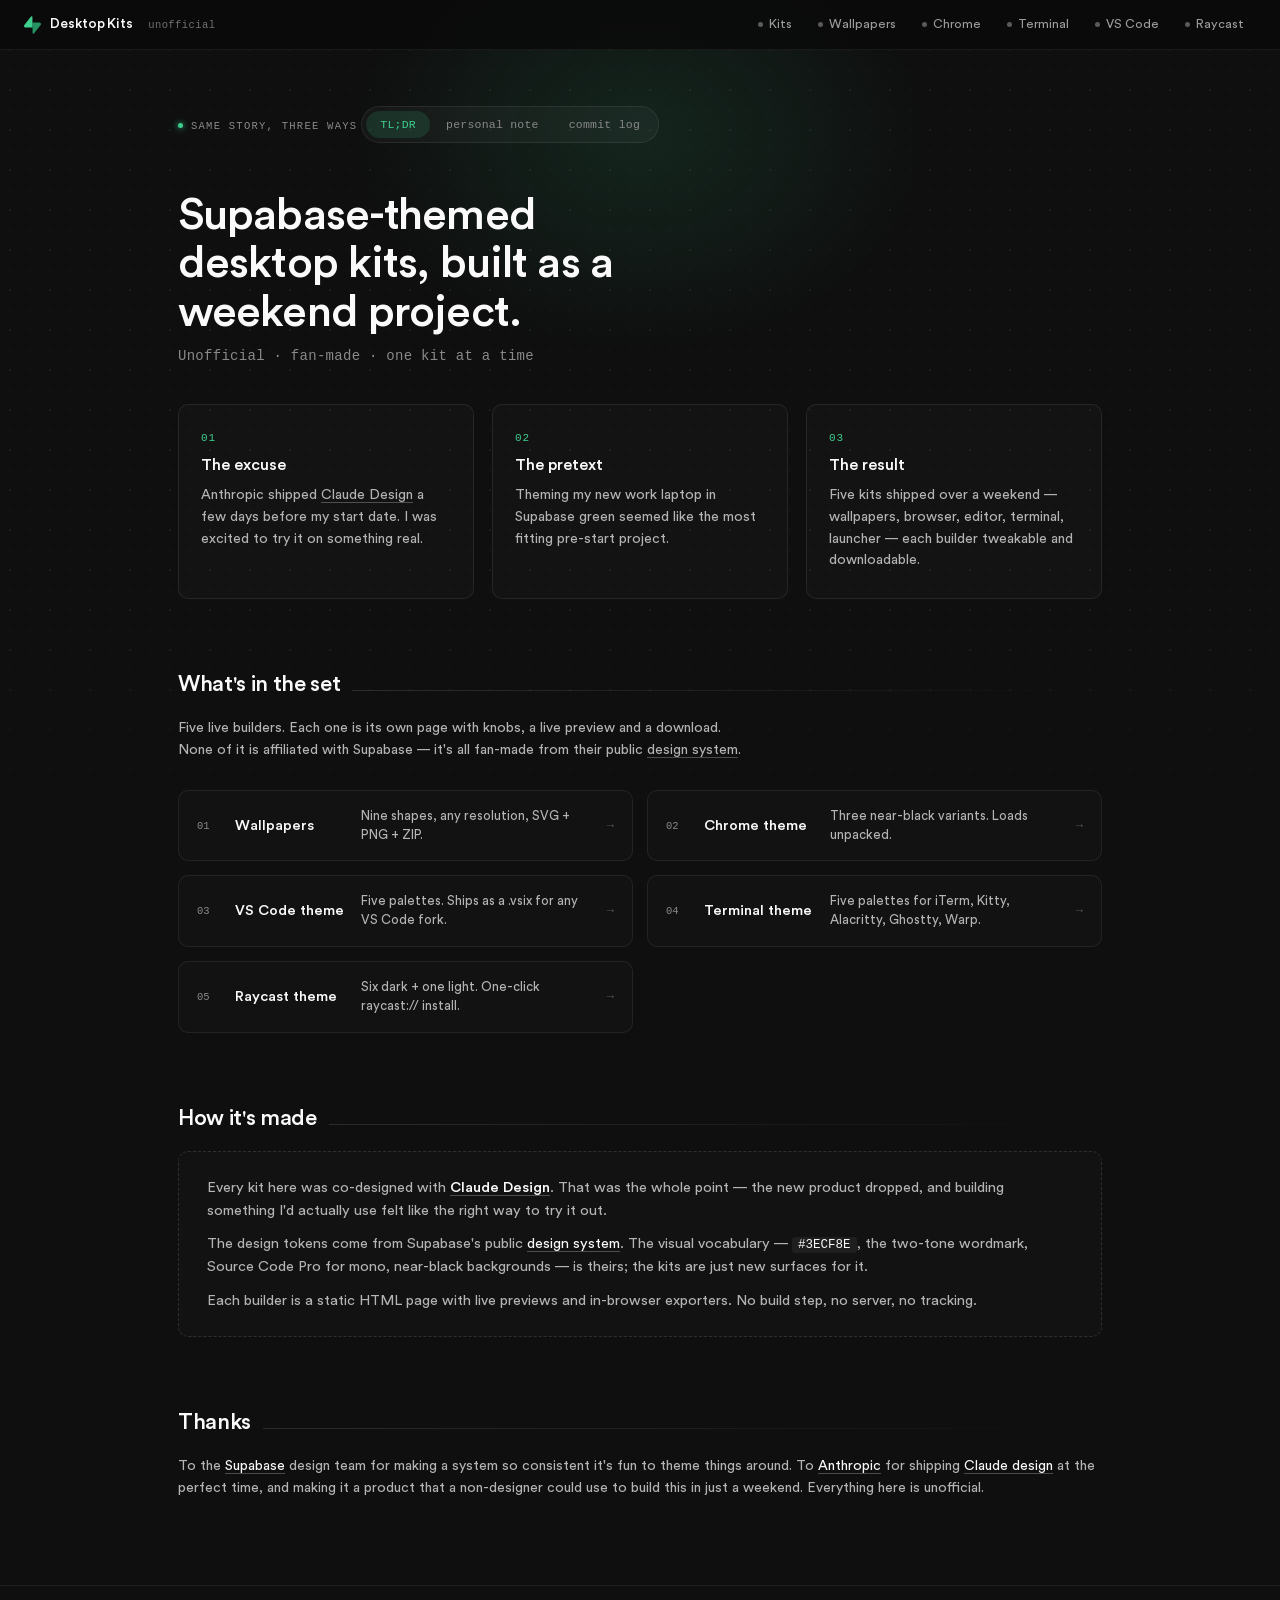
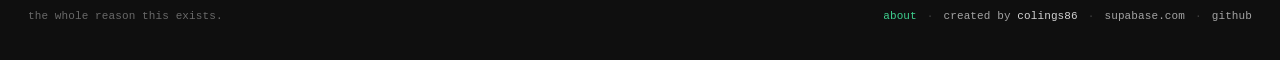
<file: about.html>
<!DOCTYPE html>
<html lang="en">
<head>
<meta charset="UTF-8">
<title>About · Supabase Desktop Kits</title>
<meta name="viewport" content="width=device-width, initial-scale=1">
<link rel="icon" type="image/svg+xml" href="data:image/svg+xml;utf8,<svg xmlns='http://www.w3.org/2000/svg' viewBox='0 0 109 113'><path d='M63.71 110.28c-2.86 3.6-8.66 1.63-8.73-2.97L53.97 40.06h45.22c8.19 0 12.76 9.46 7.67 15.88z' fill='%233ECF8E'/><path d='M45.32 2.07c2.86-3.6 8.66-1.63 8.73 2.97l.44 67.25H9.83c-8.19 0-12.76-9.46-7.67-15.88z' fill='%233ECF8E'/></svg>" />
<link rel="stylesheet" href="chrome-theme/shared/colors_and_type.css">
<link rel="stylesheet" href="kits-nav.css?v=4">
<script defer src="kits-nav.js?v=4" data-active="about" data-root="" data-tagline="the whole reason this exists."></script>
<style>
  * { box-sizing: border-box; }
  html, body { margin: 0; padding: 0; }
  body {
    background: var(--bg-alt);
    color: var(--fg);
    font-family: var(--font-sans);
    min-height: 100vh;
    position: relative;
    overflow-x: hidden;
  }
  body::before {
    content: '';
    position: fixed; inset: 0;
    background-image:
      radial-gradient(circle at 10px 10px, hsl(var(--brand-default) / 0.06) 0.6px, transparent 1.1px),
      radial-gradient(circle at 10px 10px, rgba(255,255,255,0.035) 0.6px, transparent 1.1px);
    background-size: 40px 40px, 20px 20px;
    pointer-events: none;
    z-index: 0;
    mask-image: linear-gradient(180deg, #000 0, #000 70%, transparent 100%);
  }
  body::after {
    content: '';
    position: fixed;
    top: -20%; left: 20%;
    width: 60%; height: 70%;
    background: radial-gradient(ellipse 55% 50% at 50% 50%, hsl(var(--brand-default) / 0.12), transparent 70%);
    pointer-events: none;
    z-index: 0;
  }

  main {
    position: relative;
    z-index: 1;
    max-width: 980px;
    margin: 0 auto;
    padding: 56px 28px 24px;
  }

  /* Variant switcher (always visible — this is the whole point of the page) */
  .variant-switch {
    display: inline-flex;
    gap: 2px;
    padding: 4px;
    background: rgba(255,255,255,0.03);
    border: 1px solid rgba(255,255,255,0.08);
    border-radius: 999px;
    margin-bottom: 40px;
    font-family: var(--font-mono);
    font-size: 11.5px;
  }
  .variant-switch button {
    all: unset;
    cursor: pointer;
    padding: 7px 14px;
    border-radius: 999px;
    color: var(--fg-lighter);
    letter-spacing: 0.02em;
    transition: background .15s, color .15s;
  }
  .variant-switch button:hover { color: var(--fg); }
  .variant-switch button.is-active {
    background: hsl(var(--brand-default) / 0.14);
    color: var(--brand);
  }
  .variant-label {
    display: inline-flex;
    align-items: center;
    gap: 8px;
    font-family: var(--font-mono);
    font-size: 10.5px;
    letter-spacing: 0.12em;
    text-transform: uppercase;
    color: var(--fg-lighter);
    margin-bottom: 10px;
  }
  .variant-label .pulse {
    width: 5px; height: 5px; border-radius: 50%;
    background: var(--brand);
    box-shadow: 0 0 6px var(--brand);
  }

  /* Show one variant at a time */
  .variant { display: none; }
  body[data-variant="commit"]  .variant--commit  { display: block; }
  body[data-variant="note"]    .variant--note    { display: block; }
  body[data-variant="matter"]  .variant--matter  { display: block; }

  /* ═══ VARIANT 1 · Commit log ═══════════════════════════════════════ */
  .commit-head { margin-bottom: 28px; }
  .commit-head h1 {
    font-family: var(--font-mono);
    font-size: 22px;
    font-weight: 400;
    letter-spacing: -0.01em;
    margin: 0 0 8px;
    color: var(--fg);
  }
  .commit-head h1 .caret { color: var(--brand); }
  .commit-head p {
    font-family: var(--font-mono);
    font-size: 12.5px;
    line-height: 1.6;
    color: var(--fg-light);
    margin: 0;
    max-width: 62ch;
  }

  .log {
    border: 1px solid rgba(255,255,255,0.08);
    border-radius: 10px;
    background: rgba(0,0,0,0.28);
    padding: 22px 0;
    font-family: var(--font-mono);
    font-size: 13px;
    line-height: 1.55;
  }
  .log-entry {
    display: grid;
    grid-template-columns: 150px 14px 1fr;
    column-gap: 18px;
    padding: 14px 28px;
    align-items: baseline;
    position: relative;
  }
  .log-entry + .log-entry { border-top: 1px dashed rgba(255,255,255,0.07); }
  .log-date {
    color: var(--fg-lighter);
    font-size: 11.5px;
    letter-spacing: 0.02em;
    white-space: nowrap;
  }
  .log-glyph {
    display: inline-block;
    width: 10px; height: 10px;
    border-radius: 50%;
    border: 2px solid var(--brand);
    background: transparent;
    transform: translateY(2px);
  }
  .log-entry.is-now .log-glyph {
    background: var(--brand);
    box-shadow: 0 0 12px hsl(var(--brand-default) / 0.7);
  }
  .log-body {
    color: var(--fg);
    font-size: 13px;
  }
  .log-body .dim { color: var(--fg-lighter); }
  .log-body code {
    font-family: inherit;
    font-size: 12px;
    background: rgba(255,255,255,0.06);
    padding: 1px 6px;
    border-radius: 3px;
    color: hsl(var(--code-block-1));
  }
  .log-body .sha {
    color: hsl(var(--code-block-2));
    font-size: 11.5px;
    margin-right: 8px;
  }
  @media (max-width: 640px) {
    .log-entry { grid-template-columns: 1fr; gap: 4px; padding: 14px 18px; }
    .log-glyph { display: none; }
    .log-date { font-size: 10.5px; }
  }

  /* ═══ VARIANT 2 · Personal note ════════════════════════════════════ */
  .note-wrap { max-width: 680px; margin: 0 auto; padding: 24px 0 0; }
  .note-wrap h1 {
    font-size: clamp(40px, 5.5vw, 56px);
    line-height: 1.08;
    font-weight: 500;
    letter-spacing: -0.03em;
    margin: 0 0 36px;
    color: var(--fg);
    text-wrap: pretty;
  }
  .note-wrap h1 .accent { color: var(--brand); }
  .note-wrap p {
    font-size: 18px;
    line-height: 1.65;
    color: var(--fg-light);
    margin: 0 0 22px;
    text-wrap: pretty;
  }
  .note-wrap p strong {
    color: var(--fg);
    font-weight: 500;
  }
  .note-signature {
    margin-top: 48px;
    padding-top: 28px;
    border-top: 1px dashed rgba(255,255,255,0.1);
    font-family: var(--font-mono);
    font-size: 12.5px;
    color: var(--fg-lighter);
    display: flex;
    gap: 14px;
    align-items: center;
    flex-wrap: wrap;
  }
  .note-signature a {
    color: var(--fg);
    text-decoration: none;
    border-bottom: 1px solid rgba(255,255,255,0.2);
    transition: color .15s, border-color .15s;
  }
  .note-signature a:hover {
    color: var(--brand);
    border-color: var(--brand);
  }

  /* ═══ VARIANT 3 · Matter-of-fact ═══════════════════════════════════ */
  .matter-wrap { padding: 8px 0 0; }
  .matter-wrap h1 {
    font-size: clamp(32px, 4vw, 44px);
    line-height: 1.1;
    font-weight: 500;
    letter-spacing: -0.02em;
    margin: 0 0 12px;
    max-width: 18ch;
  }
  .matter-sub {
    font-size: 14px;
    font-family: var(--font-mono);
    letter-spacing: 0.02em;
    color: var(--fg-lighter);
    margin: 0 0 40px;
  }
  .matter-grid {
    display: grid;
    grid-template-columns: repeat(3, 1fr);
    gap: 18px;
  }
  @media (max-width: 780px) { .matter-grid { grid-template-columns: 1fr; } }
  .matter-cell {
    border: 1px solid rgba(255,255,255,0.08);
    border-radius: 10px;
    background: rgba(255,255,255,0.02);
    padding: 22px 22px 26px;
  }
  .matter-cell .num {
    font-family: var(--font-mono);
    font-size: 11px;
    letter-spacing: 0.08em;
    color: var(--brand);
  }
  .matter-cell h3 {
    font-size: 16px;
    font-weight: 500;
    margin: 10px 0 10px;
    color: var(--fg);
  }
  .matter-cell p {
    font-size: 14px;
    line-height: 1.55;
    color: var(--fg-light);
    margin: 0;
    text-wrap: pretty;
  }

  /* ═══ Shared (below variants) ══════════════════════════════════════ */
  .section-head {
    display: flex;
    align-items: baseline;
    gap: 12px;
    margin: 72px 0 20px;
  }
  .section-head h2 {
    font-size: 22px;
    font-weight: 500;
    letter-spacing: -0.015em;
    margin: 0;
  }
  .section-head .rule {
    flex: 1;
    height: 1px;
    background: linear-gradient(90deg, rgba(255,255,255,0.12), transparent);
  }
  .section-sub {
    font-size: 14px;
    line-height: 1.6;
    color: var(--fg-light);
    margin: 0 0 28px;
    max-width: 64ch;
  }

  /* Kit list */
  .kit-list {
    display: grid;
    grid-template-columns: 1fr 1fr;
    gap: 14px;
    margin-bottom: 24px;
  }
  @media (max-width: 720px) { .kit-list { grid-template-columns: 1fr; } }
  .kit-line {
    display: flex;
    gap: 14px;
    padding: 16px 18px;
    border: 1px solid rgba(255,255,255,0.07);
    border-radius: 10px;
    background: rgba(255,255,255,0.015);
    text-decoration: none;
    color: inherit;
    transition: border-color .15s, background .15s;
    align-items: center;
  }
  .kit-line:hover {
    border-color: hsl(var(--brand-default) / 0.3);
    background: rgba(255,255,255,0.03);
  }
  .kit-line .idx {
    font-family: var(--font-mono);
    font-size: 10.5px;
    color: var(--fg-lighter);
    width: 24px;
    flex-shrink: 0;
  }
  .kit-line .name {
    font-size: 14.5px;
    font-weight: 500;
    min-width: 112px;
  }
  .kit-line .desc {
    font-size: 13px;
    color: var(--fg-light);
    flex: 1;
    line-height: 1.45;
  }
  .kit-line .arrow {
    color: var(--fg-lighter);
    font-family: var(--font-mono);
    font-size: 12px;
    opacity: 0.6;
    transition: color .15s, transform .15s, opacity .15s;
  }
  .kit-line:hover .arrow {
    color: var(--brand);
    opacity: 1;
    transform: translateX(2px);
  }

  /* How it's made */
  .made {
    border: 1px dashed rgba(255,255,255,0.12);
    border-radius: 10px;
    padding: 24px 28px;
    background: rgba(255,255,255,0.015);
  }
  .made p {
    font-size: 14.5px;
    line-height: 1.6;
    color: var(--fg-light);
    margin: 0 0 10px;
    text-wrap: pretty;
  }
  .made p:last-child { margin-bottom: 0; }
  .made strong { color: var(--fg); font-weight: 500; }
  .made code {
    font-family: var(--font-mono);
    font-size: 12.5px;
    background: rgba(255,255,255,0.05);
    padding: 1px 6px;
    border-radius: 3px;
    color: var(--fg);
  }

  /* Thanks */
  .thanks {
    font-size: 14px;
    line-height: 1.6;
    color: var(--fg-light);
    text-wrap: pretty;
  }
  .thanks a {
    color: var(--fg);
    text-decoration: underline;
    text-underline-offset: 3px;
    text-decoration-color: rgba(255,255,255,0.25);
  }
  .thanks a:hover { color: var(--brand); text-decoration-color: currentColor; }
</style>
</head>
<body data-variant="matter">

<main>

  <div class="variant-label"><span class="pulse"></span>same story, three ways</div>
  <div class="variant-switch" role="tablist">
    <button type="button" data-variant-target="matter" class="is-active">TL;DR</button>
    <button type="button" data-variant-target="note">personal note</button>
    <button type="button" data-variant-target="commit">commit log</button>
  </div>

  <!-- ────────────────────────────────────────────────────────────────── -->
  <!-- VARIANT 1 · Commit log                                              -->
  <!-- ────────────────────────────────────────────────────────────────── -->
  <section class="variant variant--commit" aria-label="About, commit log style">
    <div class="commit-head">
      <h1><span class="caret">~/</span>desktop-kits <span style="color: var(--fg-lighter)">— why this exists</span></h1>
      <p>A short log of how a set of Supabase desktop themes came to exist in the weekend between two jobs.</p>
    </div>

    <div class="log" role="list">
      <div class="log-entry" role="listitem">
        <span class="log-date">17 Apr 2026</span>
        <span class="log-glyph"></span>
        <div class="log-body"><span class="sha">a1c9f03</span>Anthropic ships <strong><a href="https://claude.ai/design" target="_blank" rel="noopener" style="color: inherit; text-decoration: underline; text-underline-offset: 3px; text-decoration-color: rgba(255,255,255,0.25);">Claude Design</a></strong>. <span class="dim">A brand new product, three days before my start date at Supabase.</span></div>
      </div>
      <div class="log-entry" role="listitem">
        <span class="log-date">18 Apr 2026</span>
        <span class="log-glyph"></span>
        <div class="log-body"><span class="sha">8e2d31b</span>Saturday. Excited to try it on something real, I pick the most fitting pre-start project I can think of: <strong>theme the new work laptop in Supabase green</strong>.</div>
      </div>
      <div class="log-entry" role="listitem">
        <span class="log-date">18–19 Apr 2026</span>
        <span class="log-glyph"></span>
        <div class="log-body"><span class="sha">3f7a4c0</span>Weekend build. Wallpapers first, then Chrome, then the others — one kit at a time, each drawing from Supabase's public <a href="https://supabase.com/design-system" target="_blank" rel="noopener" style="color: inherit; text-decoration: underline; text-underline-offset: 3px; text-decoration-color: rgba(255,255,255,0.25);">design system</a>. This theme-building site unexpectedly pops out along the way.</div>
      </div>
      <div class="log-entry is-now" role="listitem">
        <span class="log-date">20 Apr 2026</span>
        <span class="log-glyph"></span>
        <div class="log-body"><span class="sha">HEAD</span><strong>Day 1 at Supabase.</strong> Laptop dressed in <code>#3ECF8E</code>. Five kits live, unofficial, fan-made. This page is the commit message.</div>
      </div>
    </div>
  </section>

  <!-- ────────────────────────────────────────────────────────────────── -->
  <!-- VARIANT 2 · Personal note                                           -->
  <!-- ────────────────────────────────────────────────────────────────── -->
  <section class="variant variant--note" aria-label="About, personal note">
    <div class="note-wrap">
      <h1>A weekend project, <span class="accent">greener than most.</span></h1>

      <p>Anthropic shipped <strong><a href="https://claude.ai/design" target="_blank" rel="noopener" style="color: inherit; text-decoration: underline; text-underline-offset: 3px; text-decoration-color: rgba(255,255,255,0.25);">Claude Design</a></strong> just as I was about to start at Supabase. I was excited to try the new product on something real, not just a throwaway prompt.</p>

      <p>It was the weekend before my start date, which seemed like serendipitous timing. Theming my new work laptop in <strong>Supabase green</strong> felt like the most fitting pre-start project I could think of — a small tribute to somewhere I'd admired from afar.</p>

      <p>Wallpapers first, then the browser, then the editor, then the terminal, then the launcher. One kit at a time, each one drawing from Supabase's public <a href="https://supabase.com/design-system" target="_blank" rel="noopener" style="color: var(--fg); text-decoration: underline; text-underline-offset: 3px; text-decoration-color: rgba(255,255,255,0.25);">design system</a>, each one small enough to finish in an evening. This theme-building site unexpectedly popped out along the way — <strong>unofficial and fan-made</strong>, a love letter from someone who isn't a designer.</p>

      <div class="note-signature">
        <span>— created by <a href="https://github.com/colings86" target="_blank" rel="noopener">colings86</a></span>
        <span style="color: rgba(255,255,255,0.2)">·</span>
        <span>the weekend before day 1</span>
      </div>
    </div>
  </section>

  <!-- ────────────────────────────────────────────────────────────────── -->
  <!-- VARIANT 3 · Matter-of-fact                                          -->
  <!-- ────────────────────────────────────────────────────────────────── -->
  <section class="variant variant--matter" aria-label="About, matter-of-fact">
    <div class="matter-wrap">
      <h1>Supabase-themed desktop kits, built as a weekend project.</h1>
      <p class="matter-sub">Unofficial · fan-made · one kit at a time</p>

      <div class="matter-grid">
        <div class="matter-cell">
          <span class="num">01</span>
          <h3>The excuse</h3>
          <p>Anthropic shipped <a href="https://claude.ai/design" target="_blank" rel="noopener" style="color: inherit; text-decoration: underline; text-underline-offset: 3px; text-decoration-color: rgba(255,255,255,0.25);">Claude Design</a> a few days before my start date. I was excited to try it on something real.</p>
        </div>
        <div class="matter-cell">
          <span class="num">02</span>
          <h3>The pretext</h3>
          <p>Theming my new work laptop in Supabase green seemed like the most fitting pre-start project.</p>
        </div>
        <div class="matter-cell">
          <span class="num">03</span>
          <h3>The result</h3>
          <p>Five kits shipped over a weekend — wallpapers, browser, editor, terminal, launcher — each builder tweakable and downloadable.</p>
        </div>
      </div>
    </div>
  </section>

  <!-- ────────────────────────────────────────────────────────────────── -->
  <!-- Shared · Kit list                                                   -->
  <!-- ────────────────────────────────────────────────────────────────── -->
  <div class="section-head">
    <h2>What's in the set</h2>
    <div class="rule"></div>
  </div>
  <p class="section-sub">Five live builders. Each one is its own page with knobs, a live preview and a download. None of it is affiliated with Supabase — it's all fan-made from their public <a href="https://supabase.com/design-system" target="_blank" rel="noopener" style="color: inherit; text-decoration: underline; text-underline-offset: 3px; text-decoration-color: rgba(255,255,255,0.25);">design system</a>.</p>

  <div class="kit-list">
    <a class="kit-line" href="wallpapers/index.html">
      <span class="idx">01</span>
      <span class="name">Wallpapers</span>
      <span class="desc">Nine shapes, any resolution, SVG + PNG + ZIP.</span>
      <span class="arrow">→</span>
    </a>
    <a class="kit-line" href="chrome-theme/index.html">
      <span class="idx">02</span>
      <span class="name">Chrome theme</span>
      <span class="desc">Three near-black variants. Loads unpacked.</span>
      <span class="arrow">→</span>
    </a>
    <a class="kit-line" href="vscode-theme/index.html">
      <span class="idx">03</span>
      <span class="name">VS Code theme</span>
      <span class="desc">Five palettes. Ships as a .vsix for any VS Code fork.</span>
      <span class="arrow">→</span>
    </a>
    <a class="kit-line" href="terminal-theme/index.html">
      <span class="idx">04</span>
      <span class="name">Terminal theme</span>
      <span class="desc">Five palettes for iTerm, Kitty, Alacritty, Ghostty, Warp.</span>
      <span class="arrow">→</span>
    </a>
    <a class="kit-line" href="raycast-theme/index.html">
      <span class="idx">05</span>
      <span class="name">Raycast theme</span>
      <span class="desc">Six dark + one light. One-click raycast:// install.</span>
      <span class="arrow">→</span>
    </a>
  </div>

  <!-- ────────────────────────────────────────────────────────────────── -->
  <!-- Shared · How it's made                                              -->
  <!-- ────────────────────────────────────────────────────────────────── -->
  <div class="section-head">
    <h2>How it's made</h2>
    <div class="rule"></div>
  </div>
  <div class="made">
    <p>Every kit here was co-designed with <strong><a href="https://claude.ai/design" target="_blank" rel="noopener" style="color: inherit; text-decoration: underline; text-underline-offset: 3px; text-decoration-color: rgba(255,255,255,0.25);">Claude Design</a></strong>. That was the whole point — the new product dropped, and building something I'd actually use felt like the right way to try it out.</p>
    <p>The design tokens come from Supabase's public <a href="https://supabase.com/design-system" target="_blank" rel="noopener" style="color: var(--fg); text-decoration: underline; text-underline-offset: 3px; text-decoration-color: rgba(255,255,255,0.25);">design system</a>. The visual vocabulary — <code>#3ECF8E</code>, the two-tone wordmark, Source Code Pro for mono, near-black backgrounds — is theirs; the kits are just new surfaces for it.</p>
    <p>Each builder is a static HTML page with live previews and in-browser exporters. No build step, no server, no tracking.</p>
  </div>

  <!-- ────────────────────────────────────────────────────────────────── -->
  <!-- Shared · Thanks                                                     -->
  <!-- ────────────────────────────────────────────────────────────────── -->
  <div class="section-head">
    <h2>Thanks</h2>
    <div class="rule"></div>
  </div>
  <p class="thanks">To the <a href="https://supabase.com" target="_blank" rel="noopener">Supabase</a> design team for making a system so consistent it's fun to theme things around. To <a href="https://anthropic.com" target="_blank" rel="noopener">Anthropic</a> for shipping <a href="https://claude.ai/design" target="_blank" rel="noopener">Claude design</a> at the perfect time, and making it a product that a non-designer could use to build this in just a weekend. Everything here is unofficial.</p>

</main>

<script>
  (function () {
    var body = document.body;
    var buttons = document.querySelectorAll('[data-variant-target]');
    var KEY = 'about-variant';

    var saved = null;
    try { saved = localStorage.getItem(KEY); } catch (e) {}
    if (saved && ['commit','note','matter'].indexOf(saved) !== -1) {
      body.setAttribute('data-variant', saved);
      buttons.forEach(function (b) {
        b.classList.toggle('is-active', b.dataset.variantTarget === saved);
      });
    }

    buttons.forEach(function (btn) {
      btn.addEventListener('click', function () {
        var target = btn.dataset.variantTarget;
        body.setAttribute('data-variant', target);
        buttons.forEach(function (b) {
          b.classList.toggle('is-active', b === btn);
        });
        try { localStorage.setItem(KEY, target); } catch (e) {}
      });
    });
  })();
</script>

</body>
</html>
</file>
<file: chrome-theme/shared/colors_and_type.css>
/* ============================================================================
   Supabase Design System — colors & type
   Tokens mirror packages/ui/build/css in the supabase/supabase monorepo.
   Dark is canonical; light exists but feels like visiting.
   ============================================================================ */

/* -------- Fonts ----------------------------------------------------------- */
@font-face {
  font-family: 'Custom Font';
  font-weight: 400;
  font-style: normal;
  font-display: swap;
  src: url('./fonts/CustomFont-Book.woff2') format('woff2');
}
@font-face {
  font-family: 'Custom Font';
  font-weight: 500;
  font-style: normal;
  font-display: swap;
  src: url('./fonts/CustomFont-Medium.woff2') format('woff2');
}
@font-face {
  font-family: 'Custom Font';
  font-weight: 700;
  font-style: normal;
  font-display: swap;
  src: url('./fonts/CustomFont-Bold.woff2') format('woff2');
}
@font-face {
  font-family: 'Custom Font';
  font-weight: 800;
  font-style: normal;
  font-display: swap;
  src: url('./fonts/CustomFont-Black.woff2') format('woff2');
}

/* Mono: Source Code Pro (Studio) via Google Fonts */
@import url('https://fonts.googleapis.com/css2?family=Source+Code+Pro:wght@400;500;600;700&display=swap');

/* -------- Raw palette (from packages/ui/build/css/source/global.css) ------ */
:root {
  --colors-black: 0deg 0% 0%;
  --colors-white: 0deg 0% 100%;

  /* Gray (neutral) — dark scale */
  --colors-gray-dark-100: 0deg 0% 8.6%;
  --colors-gray-dark-200: 0deg 0% 11%;
  --colors-gray-dark-300: 0deg 0% 13.7%;
  --colors-gray-dark-400: 0deg 0% 15.7%;
  --colors-gray-dark-500: 0deg 0% 18%;
  --colors-gray-dark-600: 0deg 0% 20.4%;
  --colors-gray-dark-700: 0deg 0% 24.3%;
  --colors-gray-dark-800: 0deg 0% 31.4%;
  --colors-gray-dark-900: 0deg 0% 43.9%;
  --colors-gray-dark-1000: 0deg 0% 49.4%;
  --colors-gray-dark-1100: 0deg 0% 62.7%;
  --colors-gray-dark-1200: 0deg 0% 92.9%;

  /* Gray — light scale */
  --colors-gray-light-100: 0deg 0% 98.8%;
  --colors-gray-light-200: 0deg 0% 97.3%;
  --colors-gray-light-300: 0deg 0% 95.3%;
  --colors-gray-light-400: 0deg 0% 92.9%;
  --colors-gray-light-500: 0deg 0% 91%;
  --colors-gray-light-600: 0deg 0% 88.6%;
  --colors-gray-light-700: 0deg 0% 85.9%;
  --colors-gray-light-800: 0deg 0% 78%;
  --colors-gray-light-900: 0deg 0% 56.1%;
  --colors-gray-light-1000: 0deg 0% 52.2%;
  --colors-gray-light-1100: 0deg 0% 43.5%;
  --colors-gray-light-1200: 0deg 0% 9%;

  /* Brand primaries (theme-agnostic) */
  --variables-colors-brand-primary: 153.1deg 60.2% 52.7%; /* Supabase green #3ECF8E */
  --variables-colors-brand-accent:  152.9deg 56.1% 46.5%;

  /* Spacing / radii (from source/global.css) */
  --spacing-xs: 4px;
  --spacing-sm: 8px;
  --spacing-md: 16px;
  --spacing-lg: 32px;
  --spacing-xl: 64px;

  --borderradius-xs: 2px;
  --borderradius-sm: 4px;
  --borderradius-lg: 8px;
  --borderradius-xl: 16px;

  --borderwidth-xs: 1px;
  --borderwidth-sm: 2px;

  --icon-xs: 12px;
  --icon-sm: 16px;
  --icon-md: 18px;

  --content-width-screen-xl: 1128px;

  /* Font families */
  --font-sans: 'Custom Font', 'Inter', ui-sans-serif, system-ui, -apple-system,
               'Segoe UI', Roboto, Helvetica, Arial, sans-serif;
  --font-mono: 'Source Code Pro', ui-monospace, SFMono-Regular, Menlo, Consolas, monospace;
  --font-body: var(--font-sans);
}

/* -------- Dark theme (canonical) ---------------------------------------- */
:root,
.dark,
[data-theme='dark'],
[data-theme='deep-dark'] {
  color-scheme: dark;

  /* Brand */
  --brand-link:     155deg 100% 38.6%;
  --brand-default:  153.1deg 60.2% 52.7%;
  --brand-600:      154.9deg 59.5% 70%;
  --brand-500:      154.9deg 100% 19.2%;
  --brand-400:      155.5deg 100% 9.6%;
  --brand-300:      155.1deg 100% 8%;
  --brand-200:      162deg 100% 2%;

  /* Secondary (indigo) */
  --secondary-default: 247.8deg 100% 70%;
  --secondary-400:     248.3deg 54.5% 25.9%;
  --secondary-200:     248deg 53.6% 11%;

  /* Semantic */
  --warning-default: 38.9deg 100% 42.9%;
  --warning-600:     38.9deg 100% 42.9%;
  --warning-500:     34.8deg 90.9% 21.6%;
  --warning-400:     33.2deg 100% 14.5%;
  --warning-300:     32.3deg 100% 10.2%;
  --warning-200:     36.6deg 100% 8%;

  --destructive-default: 10.2deg 77.9% 53.9%;
  --destructive-600:     9.7deg 85.2% 62.9%;
  --destructive-500:     7.9deg 71.6% 29%;
  --destructive-400:     6.7deg 60% 20.6%;
  --destructive-300:     7.5deg 51.3% 15.3%;
  --destructive-200:     10.9deg 23.4% 9.2%;

  /* Code block syntax tokens */
  --code-block-1: 170.8deg 43.1% 61.4%;
  --code-block-2: 33.2deg 90.3% 75.7%;
  --code-block-3: 83.8deg 61.7% 63.1%;
  --code-block-4: 276.1deg 67.7% 74.5%;
  --code-block-5: 13.8deg 89.7% 69.6%;

  /* Borders */
  --border-stronger:    0deg 0% 27.1%;
  --border-strong:      0deg 0% 21.2%;
  --border-alternative: 0deg 0% 26.7%;
  --border-control:     0deg 0% 22.4%;
  --border-overlay:     0deg 0% 20%;
  --border-secondary:   0deg 0% 14.1%;
  --border-muted:       0deg 0% 14.1%;
  --border-default:     0deg 0% 18%;
  --border-button-hover:   var(--colors-gray-dark-800);
  --border-button-default: var(--colors-gray-dark-700);

  /* Backgrounds */
  --background-default:            0deg 0% 7.1%;
  --background-200:                0deg 0% 9%;
  --background-alternative-default: 0deg 0% 5.9%;
  --background-alternative-200:    var(--colors-gray-dark-200);
  --background-dash-canvas:        0deg 0% 7.1%;
  --background-dash-sidebar:       0deg 0% 9%;
  --background-dialog-default:     0deg 0% 7.1%;
  --background-muted:              0deg 0% 14.1%;
  --background-overlay-default:    0deg 0% 14.1%;
  --background-overlay-hover:      0deg 0% 18%;
  --background-surface-75:         0deg 0% 9%;
  --background-surface-100:        0deg 0% 12.2%;
  --background-surface-200:        0deg 0% 12.9%;
  --background-surface-300:        0deg 0% 16.1%;
  --background-surface-400:        0deg 0% 16.1%;
  --background-control:            0deg 0% 14.1%;
  --background-selection:          0deg 0% 19.2%;
  --background-button-default:     var(--colors-gray-dark-500);

  /* Foregrounds */
  --foreground-default:  0deg 0% 98%;
  --foreground-light:    0deg 0% 70.6%;
  --foreground-lighter:  0deg 0% 53.7%;
  --foreground-muted:    0deg 0% 30.2%;
  --foreground-contrast: 0deg 0% 8.6%;
}

/* -------- Light theme --------------------------------------------------- */
.light,
[data-theme='light'] {
  color-scheme: light;

  --brand-link:    153.4deg 100% 36.7%;
  --brand-default: 152.9deg 60% 52.9%;
  --brand-600:     156.5deg 86.5% 26.1%;
  --brand-500:     155.3deg 78.4% 40%;
  --brand-400:     151.3deg 66.9% 66.9%;
  --brand-300:     147.5deg 72% 80.4%;
  --brand-200:     147.6deg 72.5% 90%;

  --secondary-default: 247.8deg 100% 70%;
  --secondary-400:     248.3deg 54.5% 25.9%;
  --secondary-200:     248deg 53.6% 11%;

  --warning-default: 30.3deg 80.3% 47.8%;
  --warning-600:     30.3deg 80.3% 47.8%;
  --warning-500:     36.3deg 85.7% 67.1%;
  --warning-400:     41.9deg 100% 81.8%;
  --warning-300:     44.3deg 100% 91.8%;
  --warning-200:     40deg 81.8% 97.8%;

  --destructive-default: 10.2deg 77.9% 53.9%;
  --destructive-600:     9.9deg 82% 43.5%;
  --destructive-500:     10.4deg 77.1% 79.4%;
  --destructive-400:     7.1deg 91.3% 91%;
  --destructive-300:     7.1deg 100% 96.7%;
  --destructive-200:     0deg 100% 99.4%;

  --border-stronger: 0deg 0% 56.1%;
  --border-strong:   0deg 0% 83.1%;
  --border-default:  0deg 0% 87.5%;
  --border-alternative: var(--colors-gray-light-500);
  --border-control:     var(--colors-gray-light-800);
  --border-overlay:     var(--colors-gray-light-500);
  --border-secondary:   var(--colors-gray-light-400);
  --border-muted:       var(--colors-gray-light-400);
  --border-button-hover:   var(--colors-gray-light-700);
  --border-button-default: var(--colors-gray-light-600);

  --background-default:           var(--colors-gray-light-100);
  --background-200:               var(--colors-gray-light-200);
  --background-alternative-default: 0deg 0% 99.2%;
  --background-alternative-200:   var(--colors-gray-light-100);
  --background-dash-canvas:       var(--colors-gray-light-200);
  --background-dash-sidebar:      var(--colors-gray-light-100);
  --background-dialog-default:    0deg 0% 100%;
  --background-muted:             0deg 0% 96.9%;
  --background-overlay-default:   var(--colors-gray-light-100);
  --background-overlay-hover:     var(--colors-gray-light-300);
  --background-surface-75:        0deg 0% 100%;
  --background-surface-100:       0deg 0% 98.8%;
  --background-surface-200:       0deg 0% 95.3%;
  --background-surface-300:       0deg 0% 92.9%;
  --background-surface-400:       0deg 0% 89.8%;
  --background-control:           var(--colors-gray-light-300);
  --background-selection:         var(--colors-gray-light-400);
  --background-button-default:    var(--colors-gray-light-100);

  --foreground-default:  var(--colors-gray-light-1200);
  --foreground-light:    0deg 0% 32.2%;
  --foreground-lighter:  0deg 0% 43.9%;
  --foreground-muted:    0deg 0% 69.8%;
  --foreground-contrast: 0deg 0% 98.4%;
}

/* -------- Shorthand `hsl()` tokens for convenient use ------------------- */
:root {
  /* brand */
  --fg:           hsl(var(--foreground-default));
  --fg-light:     hsl(var(--foreground-light));
  --fg-lighter:   hsl(var(--foreground-lighter));
  --fg-muted:     hsl(var(--foreground-muted));
  --fg-contrast:  hsl(var(--foreground-contrast));

  --bg:           hsl(var(--background-default));
  --bg-alt:       hsl(var(--background-alternative-default));
  --bg-200:       hsl(var(--background-200));
  --bg-surface-75:  hsl(var(--background-surface-75));
  --bg-surface-100: hsl(var(--background-surface-100));
  --bg-surface-200: hsl(var(--background-surface-200));
  --bg-surface-300: hsl(var(--background-surface-300));
  --bg-overlay:   hsl(var(--background-overlay-default));
  --bg-muted:     hsl(var(--background-muted));
  --bg-dash:      hsl(var(--background-dash-canvas));
  --bg-sidebar:   hsl(var(--background-dash-sidebar));

  --border:       hsl(var(--border-default));
  --border-strong:  hsl(var(--border-strong));
  --border-stronger:hsl(var(--border-stronger));
  --border-muted:   hsl(var(--border-muted));
  --border-overlay: hsl(var(--border-overlay));

  --brand:        hsl(var(--brand-default));

  --warning:      hsl(var(--warning-default));
  --destructive:  hsl(var(--destructive-default));
  --secondary:    hsl(var(--secondary-default));
}

/* -------- Semantic type classes ---------------------------------------- */
html { -webkit-font-smoothing: antialiased; -moz-osx-font-smoothing: grayscale; text-rendering: optimizeLegibility; font-synthesis-weight: none; }
body { font-family: var(--font-sans); background: var(--bg); color: var(--fg); }

.sb-h1 { font-size: 30px; line-height: 36px; font-weight: 500; letter-spacing: -0.02em; }
.sb-h2 { font-size: 24px; line-height: 32px; font-weight: 500; letter-spacing: -0.015em; }
.sb-h3 { font-size: 20px; line-height: 28px; font-weight: 500; letter-spacing: -0.01em; }
.sb-h4 { font-size: 16px; line-height: 24px; font-weight: 500; }
.sb-h5 { font-size: 14px; line-height: 20px; font-weight: 500; }
.sb-h6 { font-size: 13px; line-height: 18px; font-weight: 500; }

.sb-body     { font-size: 14px; line-height: 20px; color: var(--fg); }
.sb-body-lg  { font-size: 16px; line-height: 24px; color: var(--fg); }
.sb-body-sm  { font-size: 13px; line-height: 18px; color: var(--fg-light); }
.sb-caption  { font-size: 12px; line-height: 16px; color: var(--fg-lighter); }
.sb-overline { font-size: 11px; line-height: 14px; letter-spacing: 0.08em; text-transform: uppercase; color: var(--fg-lighter); font-family: var(--font-mono); font-weight: 500; }

.sb-mono     { font-family: var(--font-mono); }
.sb-code     { font-family: var(--font-mono); font-size: 12.5px; background: var(--bg-surface-200);
               border: 1px solid var(--border-muted); border-radius: 6px; padding: 1px 6px; color: var(--fg); }
.sb-kbd      { font-family: var(--font-mono); font-size: 11px; background: var(--bg-surface-200);
               border: 1px solid var(--border); border-bottom-width: 2px; border-radius: 4px; padding: 1px 5px; color: var(--fg-light); }

.sb-link     { color: var(--fg-light); text-decoration: underline; text-underline-offset: 4px;
               text-decoration-color: currentColor; transition: color .12s; }
.sb-link:hover { color: var(--fg); }

/* Semantic element defaults (opt-in via `.sb-proseful`) */
.sb-proseful h1 { font-size: 30px; line-height: 36px; font-weight: 500; letter-spacing: -0.02em; margin: 0 0 12px; }
.sb-proseful h2 { font-size: 24px; line-height: 32px; font-weight: 500; letter-spacing: -0.015em; margin: 24px 0 10px; }
.sb-proseful h3 { font-size: 20px; line-height: 28px; font-weight: 500; letter-spacing: -0.01em; margin: 20px 0 8px; }
.sb-proseful p  { font-size: 14px; line-height: 22px; color: var(--fg-light); margin: 0 0 10px; }
.sb-proseful code { font-family: var(--font-mono); font-size: 12.5px; background: var(--bg-surface-200);
                    border: 1px solid var(--border-muted); border-radius: 6px; padding: 1px 6px; }

/* -------- Selection ---------------------------------------------------- */
::selection { background: #6ee7b7; color: #111; }

/* -------- Focus ring (shared across all kits) --------------------------- */
:focus { outline: none; }
button:focus-visible,
select:focus-visible,
input:focus-visible,
textarea:focus-visible,
a:focus-visible,
[role='button']:focus-visible,
[role='switch']:focus-visible,
[tabindex]:focus-visible {
  outline: 2px solid hsl(var(--brand-default));
  outline-offset: 2px;
  border-radius: 6px;
}
.seg button:focus-visible,
.seg-viz button:focus-visible { outline-offset: 0; border-radius: 4px; }

/* -------- Helpers ------------------------------------------------------ */
.sb-card { background: var(--bg-surface-100); border: 1px solid var(--border); border-radius: 8px; }
.sb-panel { background: var(--bg-surface-75); border: 1px solid var(--border); border-radius: 8px; }
.sb-chip { display: inline-flex; align-items: center; gap: 6px; padding: 2px 8px; border-radius: 999px;
           font-size: 12px; line-height: 18px; background: var(--bg-surface-200); border: 1px solid var(--border-muted);
           color: var(--fg-light); font-family: var(--font-sans); }
</file>
<file: kits-nav.css>
/* Shared nav bar across all kits */
.kitnav {
  position: sticky;
  top: 0;
  z-index: 200;
  backdrop-filter: blur(14px);
  -webkit-backdrop-filter: blur(14px);
  background: rgba(10, 10, 10, 0.78);
  border-bottom: 1px solid rgba(255, 255, 255, 0.06);
  font-family: 'Custom Font', 'Inter', ui-sans-serif, system-ui, sans-serif;
  color: var(--fg, #fafafa);
}
.kitnav__inner {
  max-width: 1400px;
  margin: 0 auto;
  padding: 10px 24px;
  display: flex;
  align-items: center;
  gap: 22px;
}
.kitnav__brand {
  display: inline-flex;
  align-items: center;
  gap: 9px;
  text-decoration: none;
  color: inherit;
  font-weight: 500;
  font-size: 13.5px;
  letter-spacing: -0.005em;
  flex-shrink: 0;
}
.kitnav__brand svg {
  width: 17px;
  height: 18px;
  display: block;
}
.kitnav__brand small {
  color: rgba(255, 255, 255, 0.42);
  font-family: ui-monospace, 'SF Mono', Menlo, monospace;
  font-size: 10.5px;
  letter-spacing: 0.04em;
  margin-left: 6px;
  font-weight: 400;
}
.kitnav__pills {
  display: flex;
  gap: 2px;
  margin-left: auto;
  flex-wrap: wrap;
}
.kitnav__pill {
  display: inline-flex;
  align-items: center;
  gap: 6px;
  padding: 7px 12px;
  border-radius: 999px;
  font-size: 12.5px;
  color: rgba(255, 255, 255, 0.6);
  text-decoration: none;
  transition: background 0.15s, color 0.15s;
  white-space: nowrap;
}
.kitnav__pill:hover {
  background: rgba(255, 255, 255, 0.05);
  color: var(--fg, #fafafa);
}
.kitnav__pill.is-active {
  background: hsl(var(--brand-default) / 0.12);
  color: var(--brand, #3ECF8E);
}
.kitnav__pill.is-soon {
  color: rgba(255, 255, 255, 0.32);
  cursor: not-allowed;
  pointer-events: none;
}
.kitnav__pill .dot {
  width: 5px;
  height: 5px;
  border-radius: 50%;
  background: currentColor;
  opacity: 0.55;
}
.kitnav__pill.is-active .dot {
  background: var(--brand, #3ECF8E);
  box-shadow: 0 0 6px var(--brand, #3ECF8E);
  opacity: 1;
}
.kitnav__pill.is-soon .dot {
  background: rgba(255, 255, 255, 0.2);
}
@media (max-width: 720px) {
  .kitnav__inner { padding: 10px 14px; gap: 10px; }
  .kitnav__brand small { display: none; }
  .kitnav__pill { padding: 6px 10px; font-size: 12px; }
}

/* Shared footer --------------------------------------------------------- */
.kitfooter {
  position: relative;
  z-index: 1;
  margin-top: 48px;
  border-top: 1px solid rgba(255, 255, 255, 0.06);
  color: rgba(255, 255, 255, 0.42);
  font-family: 'Source Code Pro', ui-monospace, 'SF Mono', Menlo, Consolas, monospace;
  font-size: 11px;
  letter-spacing: 0.01em;
}
.kitfooter__inner {
  max-width: 1400px;
  margin: 0 auto;
  padding: 24px 28px 36px;
  display: flex;
  justify-content: space-between;
  align-items: center;
  flex-wrap: wrap;
  gap: 14px;
}
.kitfooter__tagline { opacity: 0.9; }
.kitfooter__links {
  display: inline-flex;
  flex-wrap: wrap;
  align-items: center;
  gap: 10px;
}
.kitfooter__links a {
  color: rgba(255, 255, 255, 0.62);
  text-decoration: none;
  transition: color 0.15s;
}
.kitfooter__links a:hover { color: var(--brand, #3ECF8E); }
.kitfooter__links a[aria-current="page"] { color: var(--brand, #3ECF8E); }
.kitfooter__links a strong { font-weight: 500; color: rgba(255, 255, 255, 0.82); }
.kitfooter__links a:hover strong { color: var(--brand, #3ECF8E); }
.kitfooter__dot { color: rgba(255, 255, 255, 0.2); }
@media (max-width: 560px) {
  .kitfooter__inner { padding: 20px 14px 28px; flex-direction: column; align-items: flex-start; }
}
</file>
